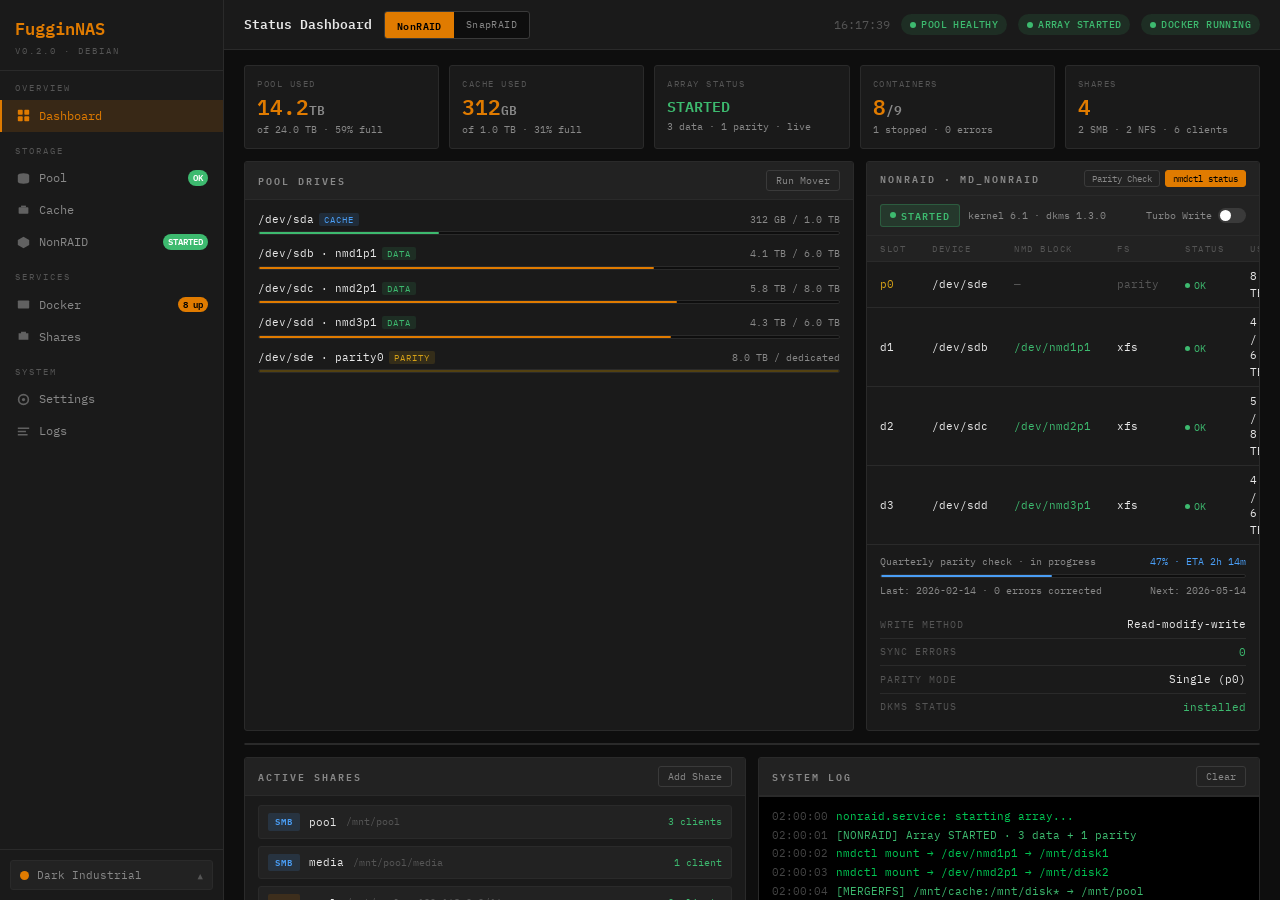
<file: assets/images/01-dashboard.html>
<!DOCTYPE html>
<html lang="en" data-theme="dark-industrial">
<head>
<meta charset="UTF-8">
<meta name="viewport" content="width=device-width, initial-scale=1.0">
<title>FugginNAS — Dashboard</title>
<link href="https://fonts.googleapis.com/css2?family=IBM+Plex+Mono:wght@300;400;500;600&family=Cantarell:wght@400;700&family=Noto+Sans:wght@400;600&family=Ubuntu:wght@400;500&family=Raleway:wght@300;600;700&family=DM+Sans:wght@300;500;700&family=Fira+Code:wght@300;400;500&family=JetBrains+Mono:wght@300;400;600&family=Source+Code+Pro:wght@400;600&display=swap" rel="stylesheet">
<link rel="stylesheet" href="_shared.css">
<style>
.arr-bar{display:flex;align-items:center;gap:8px;padding:8px 13px;border-bottom:1px solid var(--bdr);background:var(--ele)}
.ameta{font-family:var(--fm);font-size:10px;color:var(--ts)}
.cprog{padding:9px 13px;border-top:1px solid var(--bdr);display:flex;flex-direction:column;gap:5px}
.cm{display:flex;justify-content:space-between;font-family:var(--fm);font-size:10px;color:var(--ts)}
.pview{display:none}.pview.on{display:block}
</style>
</head>
<body>

<nav class="sb">
  <div class="sb-logo">
    <div class="sb-name">FugginNAS</div>
    <div class="sb-ver">v0.2.0 &middot; debian</div>
  </div>
  <div class="nav-sec">
    <div class="nav-lbl">Overview</div>
    <div class="nav-item active">
      <svg class="ni" viewBox="0 0 16 16" fill="currentColor"><rect x="1" y="1" width="6" height="6" rx="1"/><rect x="9" y="1" width="6" height="6" rx="1"/><rect x="1" y="9" width="6" height="6" rx="1"/><rect x="9" y="9" width="6" height="6" rx="1"/></svg>
      Dashboard
    </div>
  </div>
  <div class="nav-sec">
    <div class="nav-lbl">Storage</div>
    <div class="nav-item">
      <svg class="ni" viewBox="0 0 16 16" fill="currentColor"><ellipse cx="8" cy="4" rx="7" ry="2.5"/><path d="M1 4v4c0 1.38 3.13 2.5 7 2.5S15 9.38 15 8V4"/><path d="M1 8v4c0 1.38 3.13 2.5 7 2.5S15 13.38 15 12V8"/></svg>
      Pool <span class="nbadge g">OK</span>
    </div>
    <div class="nav-item">
      <svg class="ni" viewBox="0 0 16 16" fill="currentColor"><rect x="2" y="4" width="12" height="8" rx="1"/><path d="M5 4V2h6v2"/></svg>
      Cache
    </div>
    <div class="nav-item">
      <svg class="ni" viewBox="0 0 16 16" fill="currentColor"><path d="M8 1l7 4v6l-7 4-7-4V5l7-4z"/></svg>
      <span id="navLbl">NonRAID</span>
      <span class="nbadge g" id="navBadge">STARTED</span>
    </div>
  </div>
  <div class="nav-sec">
    <div class="nav-lbl">Services</div>
    <div class="nav-item">
      <svg class="ni" viewBox="0 0 16 16" fill="currentColor"><rect x="1" y="3" width="14" height="10" rx="1"/><path d="M4 7h8M4 10h5"/></svg>
      Docker <span class="nbadge a">8 up</span>
    </div>
    <div class="nav-item">
      <svg class="ni" viewBox="0 0 16 16" fill="currentColor"><path d="M2 4h12v8H2zM5 4V2h6v2"/></svg>
      Shares
    </div>
  </div>
  <div class="nav-sec">
    <div class="nav-lbl">System</div>
    <div class="nav-item">
      <svg class="ni" viewBox="0 0 16 16" fill="currentColor"><circle cx="8" cy="8" r="2"/><path d="M8 1a7 7 0 100 14A7 7 0 008 1zm0 2a5 5 0 110 10A5 5 0 018 3z"/></svg>
      Settings
    </div>
    <div class="nav-item">
      <svg class="ni" viewBox="0 0 16 16" fill="currentColor"><path d="M1 3h14v2H1zM1 7h10v2H1zM1 11h12v2H1z"/></svg>
      Logs
    </div>
  </div>
  <div class="sb-foot">
    <div class="tpick">
      <button class="tbtn" onclick="toggleDrop()">
        <div class="tswatch" id="tswatch"></div>
        <span class="tlbl" id="tlbl">dark-industrial</span>
        <span style="opacity:.5;font-size:9px">&#9650;</span>
      </button>
      <div class="tdrop" id="tdrop"></div>
    </div>
  </div>
</nav>

<div class="main">
  <div class="topbar">
    <div class="tl">
      <div class="tb-title">Status Dashboard</div>
      <div class="btog">
        <button class="bbtn on" id="bNR" onclick="setBackend('nonraid')">NonRAID</button>
        <button class="bbtn" id="bSR" onclick="setBackend('snapraid')">SnapRAID</button>
      </div>
    </div>
    <div class="tr">
      <div class="clock" id="clock">--:--:--</div>
      <div class="pill g"><div class="pulse"></div>Pool Healthy</div>
      <div class="pill g" id="parityPill"><div class="pulse"></div><span id="parityPillLbl">Array Started</span></div>
      <div class="pill g"><div class="pulse"></div>Docker Running</div>
    </div>
  </div>

  <div class="content">

    <div class="stats">
      <div class="sc">
        <div class="sl">Pool Used</div>
        <div class="sv">14.2<span style="font-size:13px;color:var(--ts)">TB</span></div>
        <div class="ss">of 24.0 TB &middot; 59% full</div>
      </div>
      <div class="sc">
        <div class="sl">Cache Used</div>
        <div class="sv">312<span style="font-size:13px;color:var(--ts)">GB</span></div>
        <div class="ss">of 1.0 TB &middot; 31% full</div>
      </div>
      <div class="sc" id="scParity">
        <div class="sl" id="scParityLbl">Array Status</div>
        <div class="sv ok" id="scParityVal" style="font-size:15px;padding-top:3px">STARTED</div>
        <div class="ss" id="scParitySub">3 data &middot; 1 parity &middot; live</div>
      </div>
      <div class="sc">
        <div class="sl">Containers</div>
        <div class="sv">8<span style="font-size:13px;color:var(--ts)">/9</span></div>
        <div class="ss">1 stopped &middot; 0 errors</div>
      </div>
      <div class="sc">
        <div class="sl">Shares</div>
        <div class="sv">4</div>
        <div class="ss">2 SMB &middot; 2 NFS &middot; 6 clients</div>
      </div>
    </div>

    <div class="g2">
      <div class="panel">
        <div class="ph">
          <div class="pt">Pool Drives</div>
          <div class="pa"><button class="btn">Run Mover</button></div>
        </div>
        <div class="dl" id="diskList"></div>
      </div>

      <div class="panel">
        <!-- NonRAID view -->
        <div class="pview on" id="vNR">
          <div class="ph">
            <div class="pt">NonRAID &middot; md_nonraid</div>
            <div class="pa">
              <button class="btn sm">Parity Check</button>
              <button class="btn sm ac">nmdctl status</button>
            </div>
          </div>
          <div class="arr-bar">
            <div class="inlinebadge ok"><div class="pulse"></div>STARTED</div>
            <div class="ameta">kernel 6.1 &middot; dkms 1.3.0</div>
            <label class="turbo" style="margin-left:auto">
              Turbo Write
              <div class="twrap">
                <input type="checkbox" id="turboCb" onchange="document.getElementById('wmlbl').textContent=this.checked?'Turbo (reconstruct write)':'Read-modify-write'">
                <div class="ttrack"></div><div class="tthumb"></div>
              </div>
            </label>
          </div>
          <table class="tbl">
            <thead><tr><th>Slot</th><th>Device</th><th>nmd Block</th><th>FS</th><th>Status</th><th>Used</th></tr></thead>
            <tbody>
              <tr><td style="color:var(--warn)">p0</td><td>/dev/sde</td><td style="color:var(--td)">—</td><td style="color:var(--td)">parity</td><td><span class="slot-ok"><span class="sdot"></span>OK</span></td><td>8.0 TB</td></tr>
              <tr><td>d1</td><td>/dev/sdb</td><td style="color:var(--ok)">/dev/nmd1p1</td><td>xfs</td><td><span class="slot-ok"><span class="sdot"></span>OK</span></td><td>4.1 / 6.0 TB</td></tr>
              <tr><td>d2</td><td>/dev/sdc</td><td style="color:var(--ok)">/dev/nmd2p1</td><td>xfs</td><td><span class="slot-ok"><span class="sdot"></span>OK</span></td><td>5.8 / 8.0 TB</td></tr>
              <tr><td>d3</td><td>/dev/sdd</td><td style="color:var(--ok)">/dev/nmd3p1</td><td>xfs</td><td><span class="slot-ok"><span class="sdot"></span>OK</span></td><td>4.3 / 6.0 TB</td></tr>
            </tbody>
          </table>
          <div class="cprog">
            <div class="cm"><span>Quarterly parity check &middot; in progress</span><span style="color:var(--info)">47% &middot; ETA 2h 14m</span></div>
            <div class="ptrack"><div class="pfill anim" style="width:47%"></div></div>
            <div class="cm"><span>Last: 2026-02-14 &middot; 0 errors corrected</span><span>Next: 2026-05-14</span></div>
          </div>
          <div class="pb" style="padding-top:4px">
            <div class="sr"><div class="sk">Write Method</div><div class="sv2" id="wmlbl">Read-modify-write</div></div>
            <div class="sr"><div class="sk">Sync Errors</div><div class="sv2 ok">0</div></div>
            <div class="sr"><div class="sk">Parity Mode</div><div class="sv2">Single (p0)</div></div>
            <div class="sr"><div class="sk">DKMS Status</div><div class="sv2 ok">installed</div></div>
          </div>
        </div>

        <!-- SnapRAID view -->
        <div class="pview" id="vSR">
          <div class="ph">
            <div class="pt">SnapRAID &middot; scheduled parity</div>
            <div class="pa">
              <button class="btn sm">Scrub</button>
              <button class="btn sm ac">Sync Now</button>
            </div>
          </div>
          <div class="pb">
            <div class="sr"><div class="sk">Status</div><div class="sv2 ok">Synced</div></div>
            <div class="sr"><div class="sk">Last Sync</div><div class="sv2">Today 02:00</div></div>
            <div class="sr"><div class="sk">Duration</div><div class="sv2">4m 12s</div></div>
            <div class="sr"><div class="sk">Dirty Files</div><div class="sv2 warn">3</div></div>
            <div class="sr"><div class="sk">Last Scrub</div><div class="sv2">Sun 02:00</div></div>
            <div class="sr"><div class="sk">Scrub Plan</div><div class="sv2">5% weekly</div></div>
            <div class="sr"><div class="sk">Parity Mode</div><div class="sv2">Single</div></div>
            <div class="sr"><div class="sk">Next Sync</div><div class="sv2">Tomorrow 02:00</div></div>
            <div class="sr"><div class="sk">Content Files</div><div class="sv2">3 locations</div></div>
          </div>
        </div>
      </div>
    </div>

    <!-- Docker -->
    <div class="panel">
      <div class="ph">
        <div class="pt">Docker Containers</div>
        <div class="pa"><button class="btn">New Stack</button><button class="btn ac">Deploy</button></div>
      </div>
      <table class="tbl">
        <thead><tr><th>Name</th><th>Image</th><th>Status</th><th>Ports</th><th>CPU</th><th>Mem</th><th>Uptime</th><th>Actions</th></tr></thead>
        <tbody>
          <tr><td>jellyfin</td><td style="color:var(--ts)">jellyfin/jellyfin:latest</td><td><span class="crun"><span class="cdot r"></span>running</span></td><td style="color:var(--td)">8096</td><td>2.1%</td><td>512 MB</td><td>12d 4h</td><td><div class="cacts"><button class="cab">&#9646;</button><button class="cab">&#8635;</button><button class="cab">&#8801;</button></div></td></tr>
          <tr><td>nextcloud</td><td style="color:var(--ts)">nextcloud:28</td><td><span class="crun"><span class="cdot r"></span>running</span></td><td style="color:var(--td)">443</td><td>0.4%</td><td>256 MB</td><td>12d 4h</td><td><div class="cacts"><button class="cab">&#9646;</button><button class="cab">&#8635;</button><button class="cab">&#8801;</button></div></td></tr>
          <tr><td>portainer</td><td style="color:var(--ts)">portainer/portainer-ce</td><td><span class="crun"><span class="cdot r"></span>running</span></td><td style="color:var(--td)">9000</td><td>0.1%</td><td>64 MB</td><td>12d 4h</td><td><div class="cacts"><button class="cab">&#9646;</button><button class="cab">&#8635;</button><button class="cab">&#8801;</button></div></td></tr>
          <tr><td>vaultwarden</td><td style="color:var(--ts)">vaultwarden/server:latest</td><td><span class="crun"><span class="cdot r"></span>running</span></td><td style="color:var(--td)">8080</td><td>0.0%</td><td>32 MB</td><td>12d 4h</td><td><div class="cacts"><button class="cab">&#9646;</button><button class="cab">&#8635;</button><button class="cab">&#8801;</button></div></td></tr>
          <tr><td>uptime-kuma</td><td style="color:var(--ts)">louislam/uptime-kuma:1</td><td><span class="cstp"><span class="cdot s"></span>stopped</span></td><td style="color:var(--td)">3001</td><td>—</td><td>—</td><td>stopped</td><td><div class="cacts"><button class="cab">&#9654;</button><button class="cab">&#8635;</button><button class="cab">&#8801;</button></div></td></tr>
        </tbody>
      </table>
    </div>

    <!-- Shares + Log -->
    <div class="g22">
      <div class="panel">
        <div class="ph">
          <div class="pt">Active Shares</div>
          <div class="pa"><button class="btn">Add Share</button></div>
        </div>
        <div class="shl">
          <div class="shi"><div class="shp smb">SMB</div><div class="shn">pool</div><div class="shpa">/mnt/pool</div><div class="shc" style="color:var(--ok)">3 clients</div></div>
          <div class="shi"><div class="shp smb">SMB</div><div class="shn">media</div><div class="shpa">/mnt/pool/media</div><div class="shc" style="color:var(--ok)">1 client</div></div>
          <div class="shi"><div class="shp nfs">NFS</div><div class="shn">pool</div><div class="shpa">/mnt/pool &middot; 192.168.0.0/16</div><div class="shc" style="color:var(--ok)">2 clients</div></div>
          <div class="shi"><div class="shp nfs">NFS</div><div class="shn">docker</div><div class="shpa">/mnt/pool/docker</div><div class="shc" style="color:var(--td)">0 clients</div></div>
        </div>
      </div>
      <div class="panel">
        <div class="ph"><div class="pt">System Log</div><div class="pa"><button class="btn">Clear</button></div></div>
        <div class="term tall" id="termLog"></div>
      </div>
    </div>

  </div>
</div>

<script>
setInterval(()=>{document.getElementById('clock').textContent=new Date().toLocaleTimeString('en-US',{hour12:false})},1000);

const disks={
  nonraid:[
    {dev:'/dev/sda',label:'cache',tag:'cache',u:'312 GB',t:'1.0 TB',p:31,c:'low'},
    {dev:'/dev/sdb · nmd1p1',label:'data',tag:'nmd',u:'4.1 TB',t:'6.0 TB',p:68,c:'mid'},
    {dev:'/dev/sdc · nmd2p1',label:'data',tag:'nmd',u:'5.8 TB',t:'8.0 TB',p:72,c:'mid'},
    {dev:'/dev/sdd · nmd3p1',label:'data',tag:'nmd',u:'4.3 TB',t:'6.0 TB',p:71,c:'mid'},
    {dev:'/dev/sde · parity0',label:'parity',tag:'parity',u:'8.0 TB',t:'dedicated',p:100,c:'par'},
  ],
  snapraid:[
    {dev:'/dev/sda',label:'cache',tag:'cache',u:'312 GB',t:'1.0 TB',p:31,c:'low'},
    {dev:'/dev/sdb · disk1',label:'data',tag:'data',u:'4.1 TB',t:'6.0 TB',p:68,c:'mid'},
    {dev:'/dev/sdc · disk2',label:'data',tag:'data',u:'5.8 TB',t:'8.0 TB',p:72,c:'mid'},
    {dev:'/dev/sdd · disk3',label:'data',tag:'data',u:'4.3 TB',t:'6.0 TB',p:71,c:'mid'},
    {dev:'/dev/sde · parity1',label:'parity',tag:'parity',u:'8.0 TB',t:'dedicated',p:100,c:'par'},
  ]
};
function renderDisks(b){
  document.getElementById('diskList').innerHTML=disks[b].map(d=>`
    <div class="di">
      <div class="dm"><div><span class="dn">${d.dev}</span><span class="dtag ${d.tag}">${d.label}</span></div><div class="dz">${d.u} / ${d.t}</div></div>
      <div class="bt"><div class="bf ${d.c}" style="width:${d.p}%"></div></div>
    </div>`).join('');
}

const logs={
  nonraid:[
    ['02:00:00','','nonraid.service: starting array...'],
    ['02:00:01','tok','[NONRAID] Array STARTED · 3 data + 1 parity'],
    ['02:00:02','','  nmdctl mount → /dev/nmd1p1 → /mnt/disk1'],
    ['02:00:03','','  nmdctl mount → /dev/nmd2p1 → /mnt/disk2'],
    ['02:00:04','tok','[MERGERFS] /mnt/cache:/mnt/disk* → /mnt/pool'],
    ['03:00:00','tok','[MOVER] Cache 31% — threshold not met, skipping.'],
    ['06:12:00','','[NONRAID] Quarterly parity check started'],
    ['08:14:32','','  Check: 47% · 0 errors · ETA 2h 14m'],
    ['08:42:18','tok','[INFO] FugginNAS started on :7070'],
    ['08:42:19','','$ '],
  ],
  snapraid:[
    ['02:00:01','tok','[SYNC] Starting snapraid sync...'],
    ['02:00:04','','  Scanning disk1... 142,831 files'],
    ['02:00:09','','  Scanning disk2... 198,443 files'],
    ['02:00:15','twrn','[WARN] 3 new files detected (unprotected)'],
    ['02:04:13','tok','[SYNC] Completed in 4m 12s. Everything OK.'],
    ['03:00:00','tok','[MOVER] Cache 31% — threshold not met, skipping.'],
    ['08:42:18','tok','[INFO] FugginNAS started on :7070'],
    ['08:42:19','','$ '],
  ]
};
function renderLog(b){
  const el=document.getElementById('termLog');
  el.innerHTML=logs[b].map((l,i)=>`<div class="tline"><span class="tts">${l[0]}</span><span class="${l[1]}">${l[2]}${i===logs[b].length-1?'<span class="tcur"></span>':''}</span></div>`).join('');
  el.scrollTop=el.scrollHeight;
}

function setBackend(b){
  document.getElementById('bNR').classList.toggle('on',b==='nonraid');
  document.getElementById('bSR').classList.toggle('on',b==='snapraid');
  document.getElementById('vNR').classList.toggle('on',b==='nonraid');
  document.getElementById('vSR').classList.toggle('on',b==='snapraid');
  renderDisks(b);renderLog(b);
  if(b==='nonraid'){
    document.getElementById('navLbl').textContent='NonRAID';
    document.getElementById('navBadge').textContent='STARTED';document.getElementById('navBadge').className='nbadge g';
    document.getElementById('parityPillLbl').textContent='Array Started';document.getElementById('parityPill').className='pill g';
    document.getElementById('scParityLbl').textContent='Array Status';
    document.getElementById('scParityVal').textContent='STARTED';document.getElementById('scParityVal').className='sv ok';
    document.getElementById('scParityVal').style.cssText='font-size:15px;padding-top:3px';
    document.getElementById('scParitySub').textContent='3 data · 1 parity · live';
  } else {
    document.getElementById('navLbl').textContent='SnapRAID';
    document.getElementById('navBadge').textContent='3 dirty';document.getElementById('navBadge').className='nbadge w';
    document.getElementById('parityPillLbl').textContent='SnapRAID Synced';document.getElementById('parityPill').className='pill g';
    document.getElementById('scParityLbl').textContent='Last Sync';
    document.getElementById('scParityVal').textContent='02:00';document.getElementById('scParityVal').className='sv ok';
    document.getElementById('scParityVal').style.cssText='font-size:21px';
    document.getElementById('scParitySub').textContent='✓ completed · 3 dirty files';
  }
}

const themes=[
  {id:'dark-industrial',label:'Dark Industrial',dot:'#e07b00',de:'custom'},
  {id:'gnome-dark',label:'GNOME Dark',dot:'#3584e4',de:'GNOME'},
  {id:'gnome-light',label:'GNOME Light',dot:'#3584e4',de:'GNOME'},
  {id:'kde-dark',label:'Breeze Dark',dot:'#1d99f3',de:'KDE'},
  {id:'kde-light',label:'Breeze Light',dot:'#1d99f3',de:'KDE'},
  {id:'xfce',label:'XFCE Nord',dot:'#5e81ac',de:'XFCE'},
  {id:'mate',label:'MATE Menta',dot:'#87a556',de:'MATE'},
  {id:'budgie',label:'Budgie',dot:'#00bcd4',de:'Budgie'},
  {id:'deepin',label:'Deepin',dot:'#0050ef',de:'Deepin'},
  {id:'sway',label:'Sway / i3',dot:'#00c853',de:'Sway'},
];
let cur=localStorage.getItem('fn-theme')||'dark-industrial';
function buildDrop(){
  document.getElementById('tdrop').innerHTML=themes.map(t=>`
    <div class="topt ${t.id===cur?'sel':''}" onclick="applyTheme('${t.id}')">
      <div class="tdot" style="background:${t.dot}"></div>
      <span>${t.label}</span>
      <span style="margin-left:auto;font-size:9px;opacity:.4">${t.de}</span>
    </div>`).join('');
}
function applyTheme(id){
  cur=id;document.documentElement.setAttribute('data-theme',id);localStorage.setItem('fn-theme',id);
  const t=themes.find(x=>x.id===id);
  document.getElementById('tlbl').textContent=t.label;
  document.getElementById('tswatch').style.background=t.dot;
  buildDrop();closeDrop();
}
function toggleDrop(){document.getElementById('tdrop').classList.toggle('open')}
function closeDrop(){document.getElementById('tdrop').classList.remove('open')}
document.addEventListener('click',e=>{if(!e.target.closest('.tpick'))closeDrop()});
buildDrop();applyTheme(cur);setBackend('nonraid');
</script>
</body>
</html>
</file>
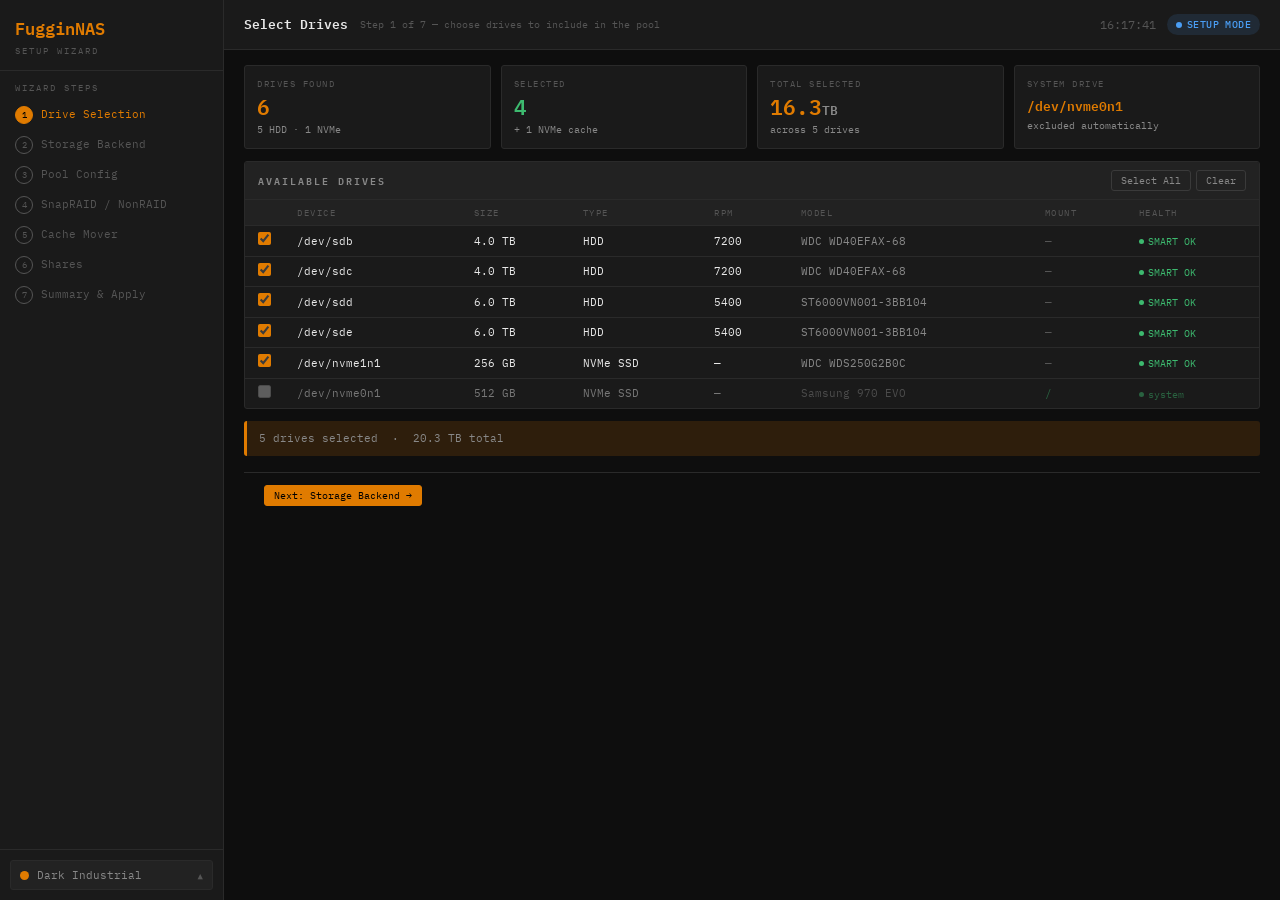
<file: assets/images/02-drive-select.html>
<!DOCTYPE html>
<html lang="en" data-theme="dark-industrial">
<head>
<meta charset="UTF-8"><meta name="viewport" content="width=device-width, initial-scale=1.0">
<title>FugginNAS — Drive Selection</title>
<link href="https://fonts.googleapis.com/css2?family=IBM+Plex+Mono:wght@300;400;500;600&family=Cantarell:wght@400;700&family=Noto+Sans:wght@400;600&family=Ubuntu:wght@400;500&family=Raleway:wght@300;600;700&family=DM+Sans:wght@300;500;700&family=Fira+Code:wght@300;400;500&family=JetBrains+Mono:wght@300;400;600&family=Source+Code+Pro:wght@400;600&display=swap" rel="stylesheet">
<link rel="stylesheet" href="_shared.css">
</head>
<body>

<nav class="sb">
  <div class="sb-logo"><div class="sb-name">FugginNAS</div><div class="sb-ver">setup wizard</div></div>
  <div class="nav-sec">
    <div class="nav-lbl">Wizard Steps</div>
    <div class="step-item active"><div class="step-num">1</div>Drive Selection</div>
    <div class="step-item"><div class="step-num">2</div>Storage Backend</div>
    <div class="step-item"><div class="step-num">3</div>Pool Config</div>
    <div class="step-item"><div class="step-num">4</div>SnapRAID / NonRAID</div>
    <div class="step-item"><div class="step-num">5</div>Cache Mover</div>
    <div class="step-item"><div class="step-num">6</div>Shares</div>
    <div class="step-item"><div class="step-num">7</div>Summary &amp; Apply</div>
  </div>
  <div class="sb-foot">
    <div class="tpick">
      <button class="tbtn" onclick="toggleDrop()"><div class="tswatch" id="tswatch"></div><span class="tlbl" id="tlbl">dark-industrial</span><span style="opacity:.5;font-size:9px">&#9650;</span></button>
      <div class="tdrop" id="tdrop"></div>
    </div>
  </div>
</nav>

<div class="main">
  <div class="topbar">
    <div class="tl">
      <div class="tb-title">Select Drives</div>
      <div class="tb-sub">Step 1 of 7 &mdash; choose drives to include in the pool</div>
    </div>
    <div class="tr">
      <div class="clock" id="clock">--:--:--</div>
      <div class="pill i"><div class="pulse"></div>Setup Mode</div>
    </div>
  </div>

  <div class="content">

    <div class="stats s4">
      <div class="sc"><div class="sl">Drives Found</div><div class="sv">6</div><div class="ss">5 HDD &middot; 1 NVMe</div></div>
      <div class="sc"><div class="sl">Selected</div><div class="sv ok">4</div><div class="ss">+ 1 NVMe cache</div></div>
      <div class="sc"><div class="sl">Total Selected</div><div class="sv">16.3<span style="font-size:13px;color:var(--ts)">TB</span></div><div class="ss">across 5 drives</div></div>
      <div class="sc"><div class="sl">System Drive</div><div class="sv" style="font-size:13px;padding-top:4px">/dev/nvme0n1</div><div class="ss">excluded automatically</div></div>
    </div>

    <div class="panel">
      <div class="ph">
        <div class="pt">Available Drives</div>
        <div class="pa">
          <button class="btn" onclick="selAll(true)">Select All</button>
          <button class="btn" onclick="selAll(false)">Clear</button>
        </div>
      </div>
      <table class="tbl" id="driveTable">
        <thead>
          <tr><th style="width:36px"></th><th>Device</th><th>Size</th><th>Type</th><th>RPM</th><th>Model</th><th>Mount</th><th>Health</th></tr>
        </thead>
        <tbody>
          <tr>
            <td><input type="checkbox" checked onchange="updateCount()" style="accent-color:var(--ac)"></td>
            <td>/dev/sdb</td><td>4.0 TB</td><td>HDD</td><td>7200</td><td style="color:var(--ts)">WDC WD40EFAX-68</td><td style="color:var(--td)">—</td>
            <td><span class="slot-ok"><span class="sdot"></span>SMART OK</span></td>
          </tr>
          <tr>
            <td><input type="checkbox" checked onchange="updateCount()" style="accent-color:var(--ac)"></td>
            <td>/dev/sdc</td><td>4.0 TB</td><td>HDD</td><td>7200</td><td style="color:var(--ts)">WDC WD40EFAX-68</td><td style="color:var(--td)">—</td>
            <td><span class="slot-ok"><span class="sdot"></span>SMART OK</span></td>
          </tr>
          <tr>
            <td><input type="checkbox" checked onchange="updateCount()" style="accent-color:var(--ac)"></td>
            <td>/dev/sdd</td><td>6.0 TB</td><td>HDD</td><td>5400</td><td style="color:var(--ts)">ST6000VN001-3BB104</td><td style="color:var(--td)">—</td>
            <td><span class="slot-ok"><span class="sdot"></span>SMART OK</span></td>
          </tr>
          <tr>
            <td><input type="checkbox" checked onchange="updateCount()" style="accent-color:var(--ac)"></td>
            <td>/dev/sde</td><td>6.0 TB</td><td>HDD</td><td>5400</td><td style="color:var(--ts)">ST6000VN001-3BB104</td><td style="color:var(--td)">—</td>
            <td><span class="slot-ok"><span class="sdot"></span>SMART OK</span></td>
          </tr>
          <tr>
            <td><input type="checkbox" checked onchange="updateCount()" style="accent-color:var(--ac)"></td>
            <td>/dev/nvme1n1</td><td>256 GB</td><td>NVMe SSD</td><td>—</td><td style="color:var(--ts)">WDC WDS250G2B0C</td><td style="color:var(--td)">—</td>
            <td><span class="slot-ok"><span class="sdot"></span>SMART OK</span></td>
          </tr>
          <tr style="opacity:.45">
            <td><input type="checkbox" disabled style="accent-color:var(--ac)"></td>
            <td>/dev/nvme0n1</td><td>512 GB</td><td>NVMe SSD</td><td>—</td><td style="color:var(--ts)">Samsung 970 EVO</td><td style="color:var(--ok)">/</td>
            <td><span class="slot-ok"><span class="sdot"></span>system</span></td>
          </tr>
        </tbody>
      </table>
    </div>

    <div class="notice" id="selNotice">5 drives selected &nbsp;·&nbsp; 20.3 TB total</div>

    <div class="wz-actions">
      <button class="btn ac">Next: Storage Backend →</button>
    </div>
  </div>
</div>

<script>
setInterval(()=>{document.getElementById('clock').textContent=new Date().toLocaleTimeString('en-US',{hour12:false})},1000);
function updateCount(){
  const boxes=document.querySelectorAll('#driveTable input[type=checkbox]:not(:disabled)');
  const n=[...boxes].filter(b=>b.checked).length;
  document.getElementById('selNotice').textContent=`${n} drive${n!==1?'s':''} selected`;
}
function selAll(v){document.querySelectorAll('#driveTable input[type=checkbox]:not(:disabled)').forEach(b=>b.checked=v);updateCount();}
const themes=[{id:'dark-industrial',label:'Dark Industrial',dot:'#e07b00',de:'custom'},{id:'gnome-dark',label:'GNOME Dark',dot:'#3584e4',de:'GNOME'},{id:'gnome-light',label:'GNOME Light',dot:'#3584e4',de:'GNOME'},{id:'kde-dark',label:'Breeze Dark',dot:'#1d99f3',de:'KDE'},{id:'kde-light',label:'Breeze Light',dot:'#1d99f3',de:'KDE'},{id:'xfce',label:'XFCE Nord',dot:'#5e81ac',de:'XFCE'},{id:'mate',label:'MATE Menta',dot:'#87a556',de:'MATE'},{id:'budgie',label:'Budgie',dot:'#00bcd4',de:'Budgie'},{id:'deepin',label:'Deepin',dot:'#0050ef',de:'Deepin'},{id:'sway',label:'Sway / i3',dot:'#00c853',de:'Sway'}];
let cur=localStorage.getItem('fn-theme')||'dark-industrial';
function buildDrop(){document.getElementById('tdrop').innerHTML=themes.map(t=>`<div class="topt ${t.id===cur?'sel':''}" onclick="applyTheme('${t.id}')"><div class="tdot" style="background:${t.dot}"></div><span>${t.label}</span><span style="margin-left:auto;font-size:9px;opacity:.4">${t.de}</span></div>`).join('');}
function applyTheme(id){cur=id;document.documentElement.setAttribute('data-theme',id);localStorage.setItem('fn-theme',id);const t=themes.find(x=>x.id===id);document.getElementById('tlbl').textContent=t.label;document.getElementById('tswatch').style.background=t.dot;buildDrop();closeDrop();}
function toggleDrop(){document.getElementById('tdrop').classList.toggle('open')}
function closeDrop(){document.getElementById('tdrop').classList.remove('open')}
document.addEventListener('click',e=>{if(!e.target.closest('.tpick'))closeDrop()});
buildDrop();applyTheme(cur);
</script>
</body>
</html>
</file>
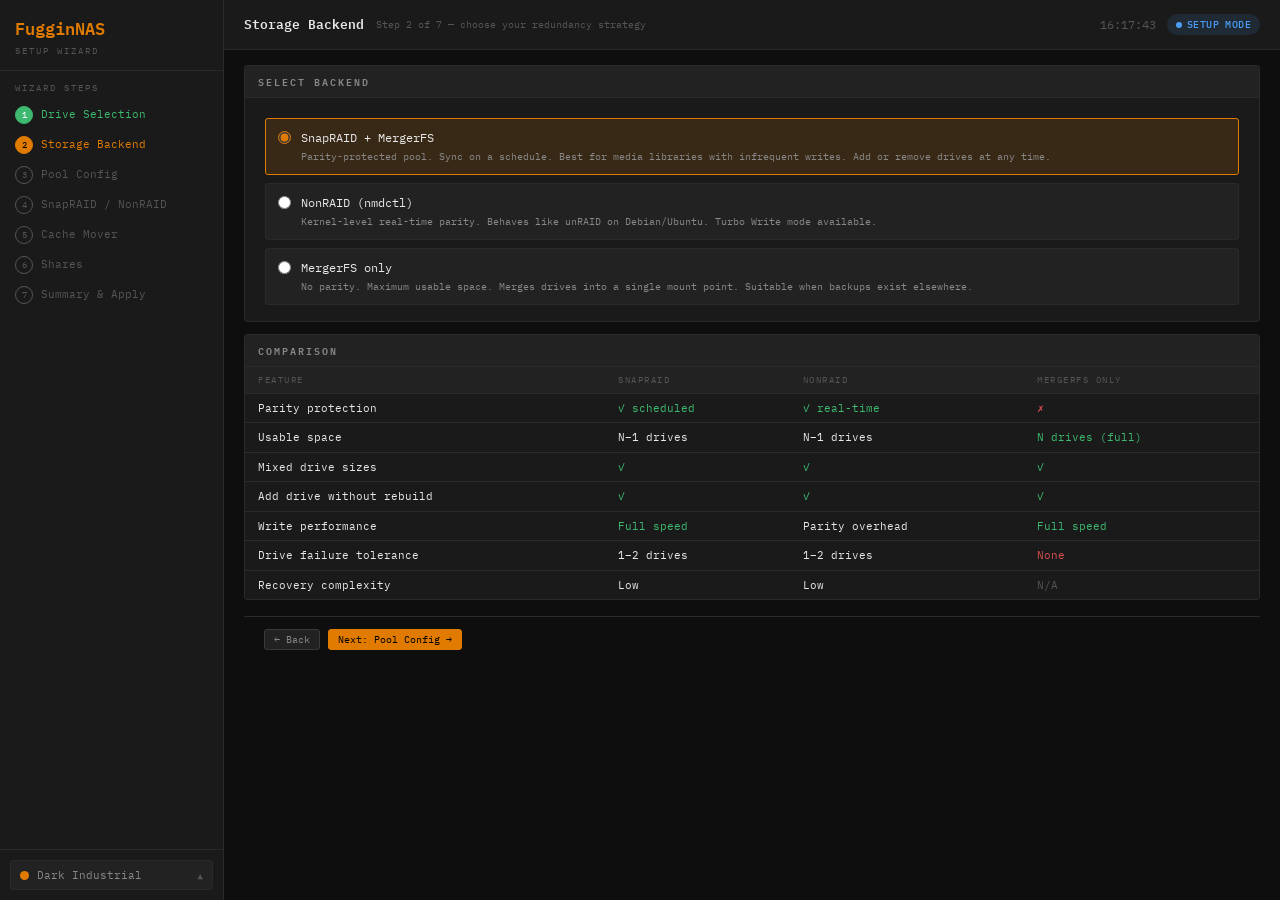
<file: assets/images/03-backend-select.html>
<!DOCTYPE html>
<html lang="en" data-theme="dark-industrial">
<head>
<meta charset="UTF-8"><meta name="viewport" content="width=device-width, initial-scale=1.0">
<title>FugginNAS — Backend Selection</title>
<link href="https://fonts.googleapis.com/css2?family=IBM+Plex+Mono:wght@300;400;500;600&family=Cantarell:wght@400;700&family=Noto+Sans:wght@400;600&family=Ubuntu:wght@400;500&family=Raleway:wght@300;600;700&family=DM+Sans:wght@300;500;700&family=Fira+Code:wght@300;400;500&family=JetBrains+Mono:wght@300;400;600&family=Source+Code+Pro:wght@400;600&display=swap" rel="stylesheet">
<link rel="stylesheet" href="_shared.css">
</head>
<body>

<nav class="sb">
  <div class="sb-logo"><div class="sb-name">FugginNAS</div><div class="sb-ver">setup wizard</div></div>
  <div class="nav-sec">
    <div class="nav-lbl">Wizard Steps</div>
    <div class="step-item done"><div class="step-num">1</div>Drive Selection</div>
    <div class="step-item active"><div class="step-num">2</div>Storage Backend</div>
    <div class="step-item"><div class="step-num">3</div>Pool Config</div>
    <div class="step-item"><div class="step-num">4</div>SnapRAID / NonRAID</div>
    <div class="step-item"><div class="step-num">5</div>Cache Mover</div>
    <div class="step-item"><div class="step-num">6</div>Shares</div>
    <div class="step-item"><div class="step-num">7</div>Summary &amp; Apply</div>
  </div>
  <div class="sb-foot">
    <div class="tpick"><button class="tbtn" onclick="toggleDrop()"><div class="tswatch" id="tswatch"></div><span class="tlbl" id="tlbl">dark-industrial</span><span style="opacity:.5;font-size:9px">&#9650;</span></button><div class="tdrop" id="tdrop"></div></div>
  </div>
</nav>

<div class="main">
  <div class="topbar">
    <div class="tl">
      <div class="tb-title">Storage Backend</div>
      <div class="tb-sub">Step 2 of 7 &mdash; choose your redundancy strategy</div>
    </div>
    <div class="tr"><div class="clock" id="clock">--:--:--</div><div class="pill i"><div class="pulse"></div>Setup Mode</div></div>
  </div>

  <div class="content">

    <div class="panel">
      <div class="ph"><div class="pt">Select Backend</div></div>
      <div class="wz-body">
        <div class="fopt">
          <label class="foptitem sel" onclick="setSel(this,'snapraid')">
            <input type="radio" name="be" value="snapraid" checked>
            <div>
              <div class="foptname">SnapRAID + MergerFS</div>
              <div class="foptsub">Parity-protected pool. Sync on a schedule. Best for media libraries with infrequent writes. Add or remove drives at any time.</div>
            </div>
          </label>
          <label class="foptitem" onclick="setSel(this,'nonraid')">
            <input type="radio" name="be" value="nonraid">
            <div>
              <div class="foptname">NonRAID (nmdctl)</div>
              <div class="foptsub">Kernel-level real-time parity. Behaves like unRAID on Debian/Ubuntu. Turbo Write mode available.</div>
            </div>
          </label>
          <label class="foptitem" onclick="setSel(this,'mergerfs')">
            <input type="radio" name="be" value="mergerfs">
            <div>
              <div class="foptname">MergerFS only</div>
              <div class="foptsub">No parity. Maximum usable space. Merges drives into a single mount point. Suitable when backups exist elsewhere.</div>
            </div>
          </label>
        </div>
      </div>
    </div>

    <div class="panel">
      <div class="ph"><div class="pt">Comparison</div></div>
      <table class="tbl">
        <thead><tr><th>Feature</th><th>SnapRAID</th><th>NonRAID</th><th>MergerFS only</th></tr></thead>
        <tbody>
          <tr><td>Parity protection</td><td style="color:var(--ok)">✓ scheduled</td><td style="color:var(--ok)">✓ real-time</td><td style="color:var(--err)">✗</td></tr>
          <tr><td>Usable space</td><td>N−1 drives</td><td>N−1 drives</td><td style="color:var(--ok)">N drives (full)</td></tr>
          <tr><td>Mixed drive sizes</td><td style="color:var(--ok)">✓</td><td style="color:var(--ok)">✓</td><td style="color:var(--ok)">✓</td></tr>
          <tr><td>Add drive without rebuild</td><td style="color:var(--ok)">✓</td><td style="color:var(--ok)">✓</td><td style="color:var(--ok)">✓</td></tr>
          <tr><td>Write performance</td><td style="color:var(--ok)">Full speed</td><td>Parity overhead</td><td style="color:var(--ok)">Full speed</td></tr>
          <tr><td>Drive failure tolerance</td><td>1–2 drives</td><td>1–2 drives</td><td style="color:var(--err)">None</td></tr>
          <tr><td>Recovery complexity</td><td>Low</td><td>Low</td><td style="color:var(--td)">N/A</td></tr>
        </tbody>
      </table>
    </div>

    <div class="wz-actions">
      <button class="btn">← Back</button>
      <button class="btn ac">Next: Pool Config →</button>
    </div>
  </div>
</div>

<script>
setInterval(()=>{document.getElementById('clock').textContent=new Date().toLocaleTimeString('en-US',{hour12:false})},1000);
function setSel(lbl){document.querySelectorAll('.foptitem').forEach(x=>x.classList.remove('sel'));lbl.classList.add('sel');}
const themes=[{id:'dark-industrial',label:'Dark Industrial',dot:'#e07b00',de:'custom'},{id:'gnome-dark',label:'GNOME Dark',dot:'#3584e4',de:'GNOME'},{id:'gnome-light',label:'GNOME Light',dot:'#3584e4',de:'GNOME'},{id:'kde-dark',label:'Breeze Dark',dot:'#1d99f3',de:'KDE'},{id:'kde-light',label:'Breeze Light',dot:'#1d99f3',de:'KDE'},{id:'xfce',label:'XFCE Nord',dot:'#5e81ac',de:'XFCE'},{id:'mate',label:'MATE Menta',dot:'#87a556',de:'MATE'},{id:'budgie',label:'Budgie',dot:'#00bcd4',de:'Budgie'},{id:'deepin',label:'Deepin',dot:'#0050ef',de:'Deepin'},{id:'sway',label:'Sway / i3',dot:'#00c853',de:'Sway'}];
let cur=localStorage.getItem('fn-theme')||'dark-industrial';
function buildDrop(){document.getElementById('tdrop').innerHTML=themes.map(t=>`<div class="topt ${t.id===cur?'sel':''}" onclick="applyTheme('${t.id}')"><div class="tdot" style="background:${t.dot}"></div><span>${t.label}</span><span style="margin-left:auto;font-size:9px;opacity:.4">${t.de}</span></div>`).join('');}
function applyTheme(id){cur=id;document.documentElement.setAttribute('data-theme',id);localStorage.setItem('fn-theme',id);const t=themes.find(x=>x.id===id);document.getElementById('tlbl').textContent=t.label;document.getElementById('tswatch').style.background=t.dot;buildDrop();closeDrop();}
function toggleDrop(){document.getElementById('tdrop').classList.toggle('open')}
function closeDrop(){document.getElementById('tdrop').classList.remove('open')}
document.addEventListener('click',e=>{if(!e.target.closest('.tpick'))closeDrop()});
buildDrop();applyTheme(cur);
</script>
</body>
</html>
</file>
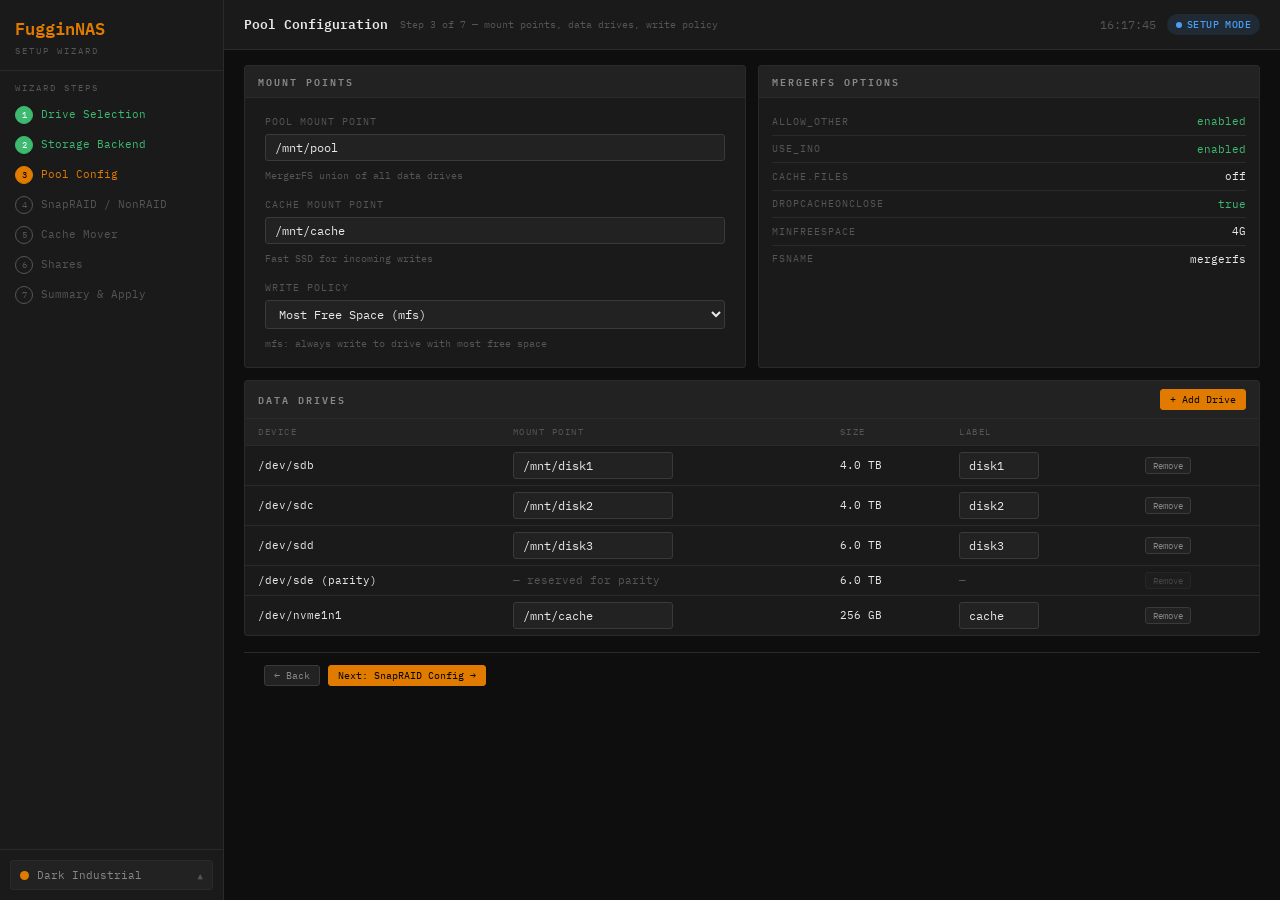
<file: assets/images/04-pool-config.html>
<!DOCTYPE html>
<html lang="en" data-theme="dark-industrial">
<head>
<meta charset="UTF-8"><meta name="viewport" content="width=device-width, initial-scale=1.0">
<title>FugginNAS — Pool Config</title>
<link href="https://fonts.googleapis.com/css2?family=IBM+Plex+Mono:wght@300;400;500;600&family=Cantarell:wght@400;700&family=Noto+Sans:wght@400;600&family=Ubuntu:wght@400;500&family=Raleway:wght@300;600;700&family=DM+Sans:wght@300;500;700&family=Fira+Code:wght@300;400;500&family=JetBrains+Mono:wght@300;400;600&family=Source+Code+Pro:wght@400;600&display=swap" rel="stylesheet">
<link rel="stylesheet" href="_shared.css">
</head>
<body>

<nav class="sb">
  <div class="sb-logo"><div class="sb-name">FugginNAS</div><div class="sb-ver">setup wizard</div></div>
  <div class="nav-sec">
    <div class="nav-lbl">Wizard Steps</div>
    <div class="step-item done"><div class="step-num">1</div>Drive Selection</div>
    <div class="step-item done"><div class="step-num">2</div>Storage Backend</div>
    <div class="step-item active"><div class="step-num">3</div>Pool Config</div>
    <div class="step-item"><div class="step-num">4</div>SnapRAID / NonRAID</div>
    <div class="step-item"><div class="step-num">5</div>Cache Mover</div>
    <div class="step-item"><div class="step-num">6</div>Shares</div>
    <div class="step-item"><div class="step-num">7</div>Summary &amp; Apply</div>
  </div>
  <div class="sb-foot">
    <div class="tpick"><button class="tbtn" onclick="toggleDrop()"><div class="tswatch" id="tswatch"></div><span class="tlbl" id="tlbl">dark-industrial</span><span style="opacity:.5;font-size:9px">&#9650;</span></button><div class="tdrop" id="tdrop"></div></div>
  </div>
</nav>

<div class="main">
  <div class="topbar">
    <div class="tl">
      <div class="tb-title">Pool Configuration</div>
      <div class="tb-sub">Step 3 of 7 &mdash; mount points, data drives, write policy</div>
    </div>
    <div class="tr"><div class="clock" id="clock">--:--:--</div><div class="pill i"><div class="pulse"></div>Setup Mode</div></div>
  </div>

  <div class="content">

    <div class="g22">
      <div class="panel">
        <div class="ph"><div class="pt">Mount Points</div></div>
        <div class="wz-body">
          <div class="fld">
            <div class="flbl">Pool mount point</div>
            <input type="text" value="/mnt/pool">
            <div class="fhint">MergerFS union of all data drives</div>
          </div>
          <div class="fld">
            <div class="flbl">Cache mount point</div>
            <input type="text" value="/mnt/cache">
            <div class="fhint">Fast SSD for incoming writes</div>
          </div>
          <div class="fld">
            <div class="flbl">Write policy</div>
            <select>
              <option value="mfs" selected>Most Free Space (mfs)</option>
              <option value="lus">Least Used Space (lus)</option>
              <option value="ff">First Found (ff)</option>
              <option value="eplfs">Existing Path, Least Free Space</option>
            </select>
            <div class="fhint">mfs: always write to drive with most free space</div>
          </div>
        </div>
      </div>

      <div class="panel">
        <div class="ph"><div class="pt">MergerFS Options</div></div>
        <div class="pb">
          <div class="sr"><div class="sk">allow_other</div><div class="sv2 ok">enabled</div></div>
          <div class="sr"><div class="sk">use_ino</div><div class="sv2 ok">enabled</div></div>
          <div class="sr"><div class="sk">cache.files</div><div class="sv2">off</div></div>
          <div class="sr"><div class="sk">dropcacheonclose</div><div class="sv2 ok">true</div></div>
          <div class="sr"><div class="sk">minfreespace</div><div class="sv2">4G</div></div>
          <div class="sr"><div class="sk">fsname</div><div class="sv2">mergerfs</div></div>
        </div>
      </div>
    </div>

    <div class="panel">
      <div class="ph">
        <div class="pt">Data Drives</div>
        <div class="pa"><button class="btn ac">+ Add Drive</button></div>
      </div>
      <table class="tbl">
        <thead><tr><th>Device</th><th>Mount point</th><th>Size</th><th>Label</th><th></th></tr></thead>
        <tbody>
          <tr>
            <td>/dev/sdb</td>
            <td><input type="text" value="/mnt/disk1" style="width:160px"></td>
            <td>4.0 TB</td>
            <td><input type="text" value="disk1" style="width:80px"></td>
            <td><button class="btn sm">Remove</button></td>
          </tr>
          <tr>
            <td>/dev/sdc</td>
            <td><input type="text" value="/mnt/disk2" style="width:160px"></td>
            <td>4.0 TB</td>
            <td><input type="text" value="disk2" style="width:80px"></td>
            <td><button class="btn sm">Remove</button></td>
          </tr>
          <tr>
            <td>/dev/sdd</td>
            <td><input type="text" value="/mnt/disk3" style="width:160px"></td>
            <td>6.0 TB</td>
            <td><input type="text" value="disk3" style="width:80px"></td>
            <td><button class="btn sm">Remove</button></td>
          </tr>
          <tr>
            <td>/dev/sde (parity)</td>
            <td style="color:var(--td)">— reserved for parity</td>
            <td>6.0 TB</td>
            <td style="color:var(--td)">—</td>
            <td><button class="btn sm dis" disabled>Remove</button></td>
          </tr>
          <tr>
            <td>/dev/nvme1n1</td>
            <td><input type="text" value="/mnt/cache" style="width:160px"></td>
            <td>256 GB</td>
            <td><input type="text" value="cache" style="width:80px"></td>
            <td><button class="btn sm">Remove</button></td>
          </tr>
        </tbody>
      </table>
    </div>

    <div class="wz-actions">
      <button class="btn">← Back</button>
      <button class="btn ac">Next: SnapRAID Config →</button>
    </div>
  </div>
</div>

<script>
setInterval(()=>{document.getElementById('clock').textContent=new Date().toLocaleTimeString('en-US',{hour12:false})},1000);
const themes=[{id:'dark-industrial',label:'Dark Industrial',dot:'#e07b00',de:'custom'},{id:'gnome-dark',label:'GNOME Dark',dot:'#3584e4',de:'GNOME'},{id:'gnome-light',label:'GNOME Light',dot:'#3584e4',de:'GNOME'},{id:'kde-dark',label:'Breeze Dark',dot:'#1d99f3',de:'KDE'},{id:'kde-light',label:'Breeze Light',dot:'#1d99f3',de:'KDE'},{id:'xfce',label:'XFCE Nord',dot:'#5e81ac',de:'XFCE'},{id:'mate',label:'MATE Menta',dot:'#87a556',de:'MATE'},{id:'budgie',label:'Budgie',dot:'#00bcd4',de:'Budgie'},{id:'deepin',label:'Deepin',dot:'#0050ef',de:'Deepin'},{id:'sway',label:'Sway / i3',dot:'#00c853',de:'Sway'}];
let cur=localStorage.getItem('fn-theme')||'dark-industrial';
function buildDrop(){document.getElementById('tdrop').innerHTML=themes.map(t=>`<div class="topt ${t.id===cur?'sel':''}" onclick="applyTheme('${t.id}')"><div class="tdot" style="background:${t.dot}"></div><span>${t.label}</span><span style="margin-left:auto;font-size:9px;opacity:.4">${t.de}</span></div>`).join('');}
function applyTheme(id){cur=id;document.documentElement.setAttribute('data-theme',id);localStorage.setItem('fn-theme',id);const t=themes.find(x=>x.id===id);document.getElementById('tlbl').textContent=t.label;document.getElementById('tswatch').style.background=t.dot;buildDrop();closeDrop();}
function toggleDrop(){document.getElementById('tdrop').classList.toggle('open')}
function closeDrop(){document.getElementById('tdrop').classList.remove('open')}
document.addEventListener('click',e=>{if(!e.target.closest('.tpick'))closeDrop()});
buildDrop();applyTheme(cur);
</script>
</body>
</html>
</file>
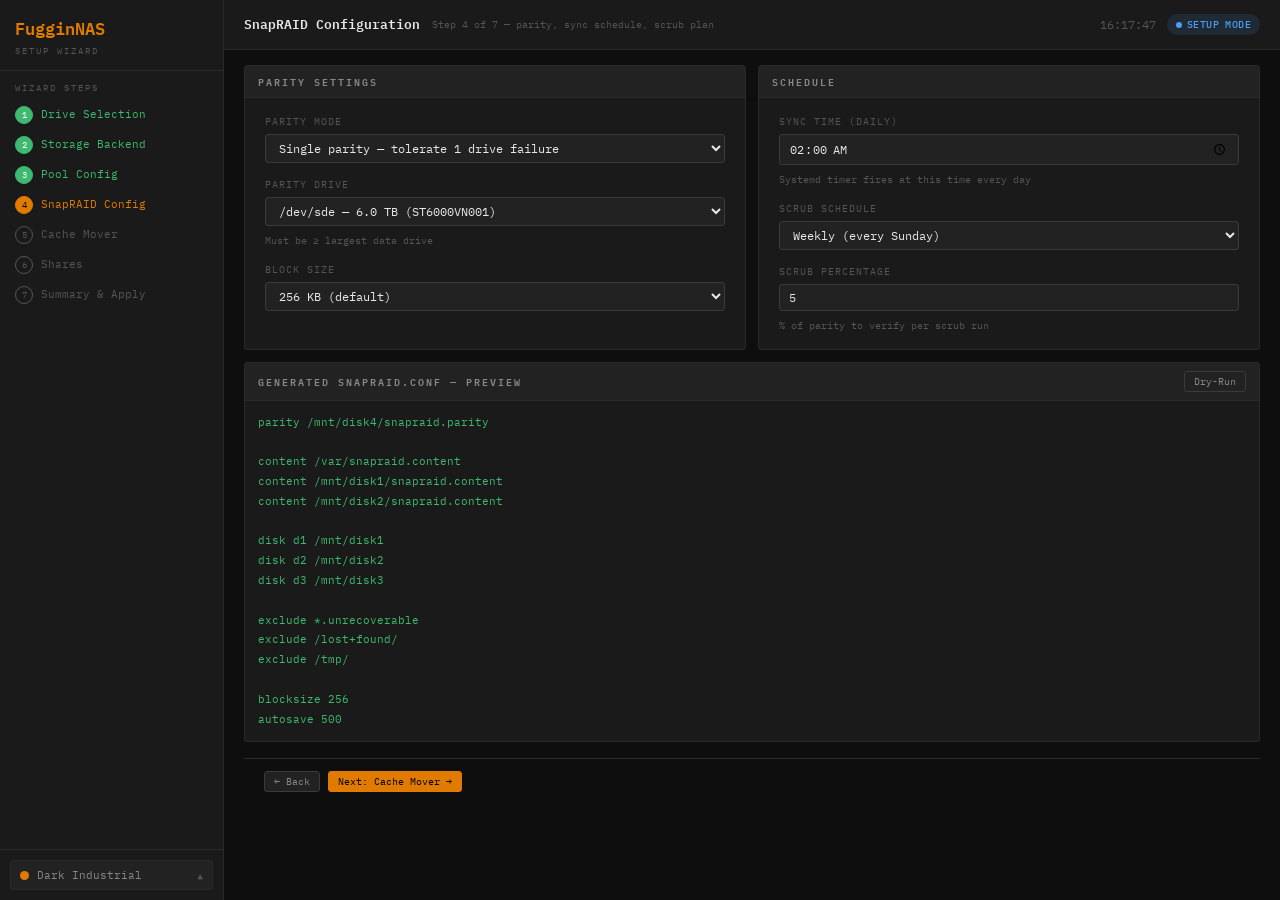
<file: assets/images/05-snapraid-config.html>
<!DOCTYPE html>
<html lang="en" data-theme="dark-industrial">
<head>
<meta charset="UTF-8"><meta name="viewport" content="width=device-width, initial-scale=1.0">
<title>FugginNAS — SnapRAID Config</title>
<link href="https://fonts.googleapis.com/css2?family=IBM+Plex+Mono:wght@300;400;500;600&family=Cantarell:wght@400;700&family=Noto+Sans:wght@400;600&family=Ubuntu:wght@400;500&family=Raleway:wght@300;600;700&family=DM+Sans:wght@300;500;700&family=Fira+Code:wght@300;400;500&family=JetBrains+Mono:wght@300;400;600&family=Source+Code+Pro:wght@400;600&display=swap" rel="stylesheet">
<link rel="stylesheet" href="_shared.css">
</head>
<body>

<nav class="sb">
  <div class="sb-logo"><div class="sb-name">FugginNAS</div><div class="sb-ver">setup wizard</div></div>
  <div class="nav-sec">
    <div class="nav-lbl">Wizard Steps</div>
    <div class="step-item done"><div class="step-num">1</div>Drive Selection</div>
    <div class="step-item done"><div class="step-num">2</div>Storage Backend</div>
    <div class="step-item done"><div class="step-num">3</div>Pool Config</div>
    <div class="step-item active"><div class="step-num">4</div>SnapRAID Config</div>
    <div class="step-item"><div class="step-num">5</div>Cache Mover</div>
    <div class="step-item"><div class="step-num">6</div>Shares</div>
    <div class="step-item"><div class="step-num">7</div>Summary &amp; Apply</div>
  </div>
  <div class="sb-foot">
    <div class="tpick"><button class="tbtn" onclick="toggleDrop()"><div class="tswatch" id="tswatch"></div><span class="tlbl" id="tlbl">dark-industrial</span><span style="opacity:.5;font-size:9px">&#9650;</span></button><div class="tdrop" id="tdrop"></div></div>
  </div>
</nav>

<div class="main">
  <div class="topbar">
    <div class="tl">
      <div class="tb-title">SnapRAID Configuration</div>
      <div class="tb-sub">Step 4 of 7 &mdash; parity, sync schedule, scrub plan</div>
    </div>
    <div class="tr"><div class="clock" id="clock">--:--:--</div><div class="pill i"><div class="pulse"></div>Setup Mode</div></div>
  </div>

  <div class="content">

    <div class="g22">
      <div class="panel">
        <div class="ph"><div class="pt">Parity Settings</div></div>
        <div class="wz-body">
          <div class="fld">
            <div class="flbl">Parity mode</div>
            <select>
              <option value="single" selected>Single parity &mdash; tolerate 1 drive failure</option>
              <option value="dual">Dual parity &mdash; tolerate 2 drive failures</option>
            </select>
          </div>
          <div class="fld">
            <div class="flbl">Parity drive</div>
            <select>
              <option>/dev/sde &mdash; 6.0 TB (ST6000VN001)</option>
            </select>
            <div class="fhint">Must be ≥ largest data drive</div>
          </div>
          <div class="fld">
            <div class="flbl">Block size</div>
            <select>
              <option value="256" selected>256 KB (default)</option>
              <option value="512">512 KB</option>
              <option value="1024">1 MB</option>
            </select>
          </div>
        </div>
      </div>

      <div class="panel">
        <div class="ph"><div class="pt">Schedule</div></div>
        <div class="wz-body">
          <div class="fld">
            <div class="flbl">Sync time (daily)</div>
            <input type="time" value="02:00">
            <div class="fhint">Systemd timer fires at this time every day</div>
          </div>
          <div class="fld">
            <div class="flbl">Scrub schedule</div>
            <select>
              <option value="weekly" selected>Weekly (every Sunday)</option>
              <option value="monthly">Monthly (1st of month)</option>
              <option value="off">Off</option>
            </select>
          </div>
          <div class="fld">
            <div class="flbl">Scrub percentage</div>
            <input type="number" value="5" min="1" max="100">
            <div class="fhint">% of parity to verify per scrub run</div>
          </div>
        </div>
      </div>
    </div>

    <div class="panel">
      <div class="ph">
        <div class="pt">Generated snapraid.conf — preview</div>
        <div class="pa"><button class="btn">Dry-Run</button></div>
      </div>
      <div style="padding:12px 13px">
        <pre style="font-family:var(--fm);font-size:11px;color:var(--ok);line-height:1.8">parity /mnt/disk4/snapraid.parity

content /var/snapraid.content
content /mnt/disk1/snapraid.content
content /mnt/disk2/snapraid.content

disk d1 /mnt/disk1
disk d2 /mnt/disk2
disk d3 /mnt/disk3

exclude *.unrecoverable
exclude /lost+found/
exclude /tmp/

blocksize 256
autosave 500</pre>
      </div>
    </div>

    <div class="wz-actions">
      <button class="btn">← Back</button>
      <button class="btn ac">Next: Cache Mover →</button>
    </div>
  </div>
</div>

<script>
setInterval(()=>{document.getElementById('clock').textContent=new Date().toLocaleTimeString('en-US',{hour12:false})},1000);
const themes=[{id:'dark-industrial',label:'Dark Industrial',dot:'#e07b00',de:'custom'},{id:'gnome-dark',label:'GNOME Dark',dot:'#3584e4',de:'GNOME'},{id:'gnome-light',label:'GNOME Light',dot:'#3584e4',de:'GNOME'},{id:'kde-dark',label:'Breeze Dark',dot:'#1d99f3',de:'KDE'},{id:'kde-light',label:'Breeze Light',dot:'#1d99f3',de:'KDE'},{id:'xfce',label:'XFCE Nord',dot:'#5e81ac',de:'XFCE'},{id:'mate',label:'MATE Menta',dot:'#87a556',de:'MATE'},{id:'budgie',label:'Budgie',dot:'#00bcd4',de:'Budgie'},{id:'deepin',label:'Deepin',dot:'#0050ef',de:'Deepin'},{id:'sway',label:'Sway / i3',dot:'#00c853',de:'Sway'}];
let cur=localStorage.getItem('fn-theme')||'dark-industrial';
function buildDrop(){document.getElementById('tdrop').innerHTML=themes.map(t=>`<div class="topt ${t.id===cur?'sel':''}" onclick="applyTheme('${t.id}')"><div class="tdot" style="background:${t.dot}"></div><span>${t.label}</span><span style="margin-left:auto;font-size:9px;opacity:.4">${t.de}</span></div>`).join('');}
function applyTheme(id){cur=id;document.documentElement.setAttribute('data-theme',id);localStorage.setItem('fn-theme',id);const t=themes.find(x=>x.id===id);document.getElementById('tlbl').textContent=t.label;document.getElementById('tswatch').style.background=t.dot;buildDrop();closeDrop();}
function toggleDrop(){document.getElementById('tdrop').classList.toggle('open')}
function closeDrop(){document.getElementById('tdrop').classList.remove('open')}
document.addEventListener('click',e=>{if(!e.target.closest('.tpick'))closeDrop()});
buildDrop();applyTheme(cur);
</script>
</body>
</html>
</file>
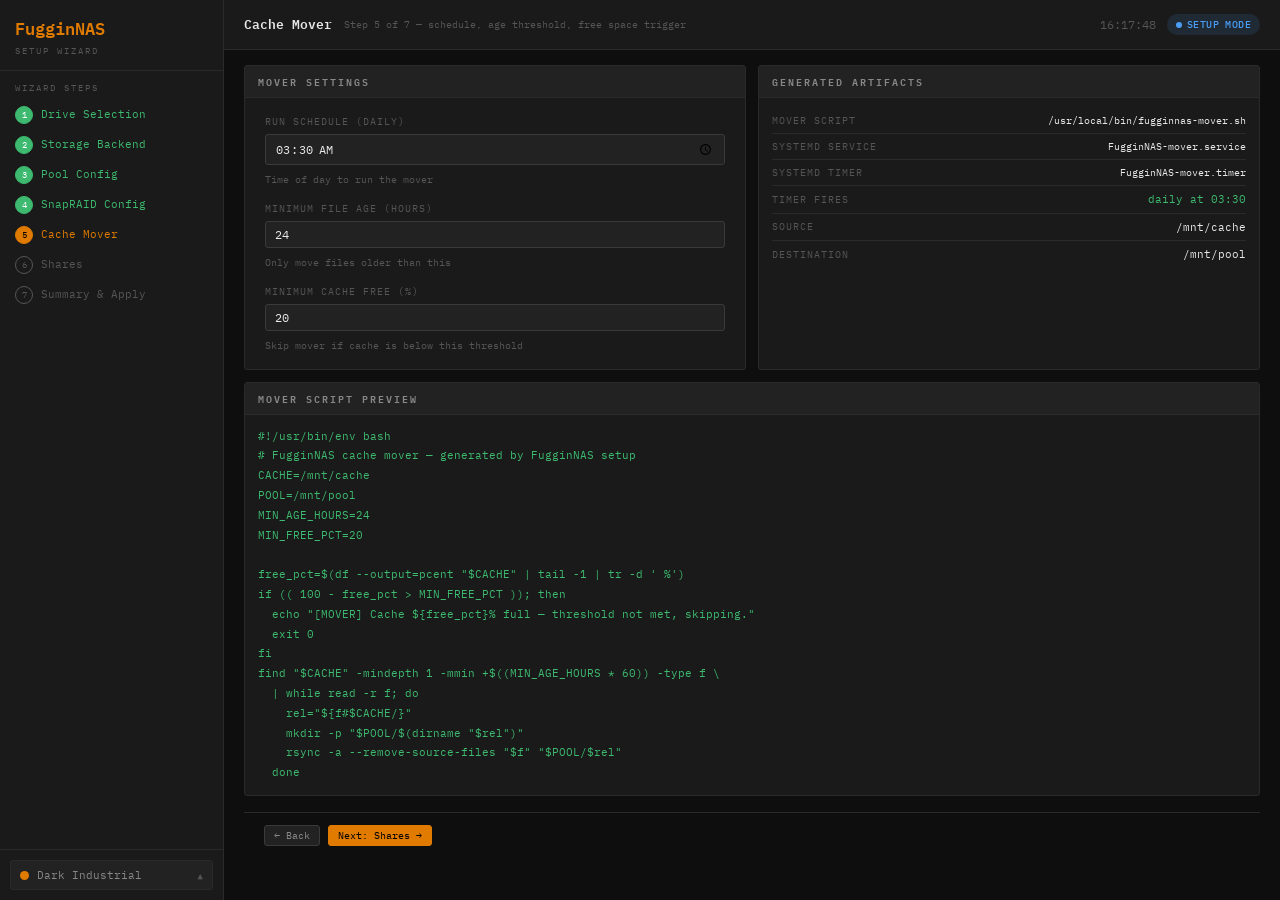
<file: assets/images/06-mover-config.html>
<!DOCTYPE html>
<html lang="en" data-theme="dark-industrial">
<head>
<meta charset="UTF-8"><meta name="viewport" content="width=device-width, initial-scale=1.0">
<title>FugginNAS — Cache Mover</title>
<link href="https://fonts.googleapis.com/css2?family=IBM+Plex+Mono:wght@300;400;500;600&family=Cantarell:wght@400;700&family=Noto+Sans:wght@400;600&family=Ubuntu:wght@400;500&family=Raleway:wght@300;600;700&family=DM+Sans:wght@300;500;700&family=Fira+Code:wght@300;400;500&family=JetBrains+Mono:wght@300;400;600&family=Source+Code+Pro:wght@400;600&display=swap" rel="stylesheet">
<link rel="stylesheet" href="_shared.css">
</head>
<body>

<nav class="sb">
  <div class="sb-logo"><div class="sb-name">FugginNAS</div><div class="sb-ver">setup wizard</div></div>
  <div class="nav-sec">
    <div class="nav-lbl">Wizard Steps</div>
    <div class="step-item done"><div class="step-num">1</div>Drive Selection</div>
    <div class="step-item done"><div class="step-num">2</div>Storage Backend</div>
    <div class="step-item done"><div class="step-num">3</div>Pool Config</div>
    <div class="step-item done"><div class="step-num">4</div>SnapRAID Config</div>
    <div class="step-item active"><div class="step-num">5</div>Cache Mover</div>
    <div class="step-item"><div class="step-num">6</div>Shares</div>
    <div class="step-item"><div class="step-num">7</div>Summary &amp; Apply</div>
  </div>
  <div class="sb-foot">
    <div class="tpick"><button class="tbtn" onclick="toggleDrop()"><div class="tswatch" id="tswatch"></div><span class="tlbl" id="tlbl">dark-industrial</span><span style="opacity:.5;font-size:9px">&#9650;</span></button><div class="tdrop" id="tdrop"></div></div>
  </div>
</nav>

<div class="main">
  <div class="topbar">
    <div class="tl">
      <div class="tb-title">Cache Mover</div>
      <div class="tb-sub">Step 5 of 7 &mdash; schedule, age threshold, free space trigger</div>
    </div>
    <div class="tr"><div class="clock" id="clock">--:--:--</div><div class="pill i"><div class="pulse"></div>Setup Mode</div></div>
  </div>

  <div class="content">

    <div class="g22">
      <div class="panel">
        <div class="ph"><div class="pt">Mover Settings</div></div>
        <div class="wz-body">
          <div class="fld">
            <div class="flbl">Run schedule (daily)</div>
            <input type="time" value="03:30">
            <div class="fhint">Time of day to run the mover</div>
          </div>
          <div class="fld">
            <div class="flbl">Minimum file age (hours)</div>
            <input type="number" value="24" min="1" max="720">
            <div class="fhint">Only move files older than this</div>
          </div>
          <div class="fld">
            <div class="flbl">Minimum cache free (%)</div>
            <input type="number" value="20" min="5" max="90">
            <div class="fhint">Skip mover if cache is below this threshold</div>
          </div>
        </div>
      </div>

      <div class="panel">
        <div class="ph"><div class="pt">Generated Artifacts</div></div>
        <div class="pb">
          <div class="sr"><div class="sk">Mover script</div><div class="sv2" style="font-size:10px">/usr/local/bin/fugginnas-mover.sh</div></div>
          <div class="sr"><div class="sk">Systemd service</div><div class="sv2" style="font-size:10px">FugginNAS-mover.service</div></div>
          <div class="sr"><div class="sk">Systemd timer</div><div class="sv2" style="font-size:10px">FugginNAS-mover.timer</div></div>
          <div class="sr"><div class="sk">Timer fires</div><div class="sv2 ok">daily at 03:30</div></div>
          <div class="sr"><div class="sk">Source</div><div class="sv2">/mnt/cache</div></div>
          <div class="sr"><div class="sk">Destination</div><div class="sv2">/mnt/pool</div></div>
        </div>
      </div>
    </div>

    <div class="panel">
      <div class="ph"><div class="pt">Mover Script Preview</div></div>
      <div style="padding:12px 13px">
        <pre style="font-family:var(--fm);font-size:11px;color:var(--ok);line-height:1.8">#!/usr/bin/env bash
# FugginNAS cache mover — generated by FugginNAS setup
CACHE=/mnt/cache
POOL=/mnt/pool
MIN_AGE_HOURS=24
MIN_FREE_PCT=20

free_pct=$(df --output=pcent "$CACHE" | tail -1 | tr -d ' %')
if (( 100 - free_pct > MIN_FREE_PCT )); then
  echo "[MOVER] Cache ${free_pct}% full — threshold not met, skipping."
  exit 0
fi
find "$CACHE" -mindepth 1 -mmin +$((MIN_AGE_HOURS * 60)) -type f \
  | while read -r f; do
    rel="${f#$CACHE/}"
    mkdir -p "$POOL/$(dirname "$rel")"
    rsync -a --remove-source-files "$f" "$POOL/$rel"
  done</pre>
      </div>
    </div>

    <div class="wz-actions">
      <button class="btn">← Back</button>
      <button class="btn ac">Next: Shares →</button>
    </div>
  </div>
</div>

<script>
setInterval(()=>{document.getElementById('clock').textContent=new Date().toLocaleTimeString('en-US',{hour12:false})},1000);
const themes=[{id:'dark-industrial',label:'Dark Industrial',dot:'#e07b00',de:'custom'},{id:'gnome-dark',label:'GNOME Dark',dot:'#3584e4',de:'GNOME'},{id:'gnome-light',label:'GNOME Light',dot:'#3584e4',de:'GNOME'},{id:'kde-dark',label:'Breeze Dark',dot:'#1d99f3',de:'KDE'},{id:'kde-light',label:'Breeze Light',dot:'#1d99f3',de:'KDE'},{id:'xfce',label:'XFCE Nord',dot:'#5e81ac',de:'XFCE'},{id:'mate',label:'MATE Menta',dot:'#87a556',de:'MATE'},{id:'budgie',label:'Budgie',dot:'#00bcd4',de:'Budgie'},{id:'deepin',label:'Deepin',dot:'#0050ef',de:'Deepin'},{id:'sway',label:'Sway / i3',dot:'#00c853',de:'Sway'}];
let cur=localStorage.getItem('fn-theme')||'dark-industrial';
function buildDrop(){document.getElementById('tdrop').innerHTML=themes.map(t=>`<div class="topt ${t.id===cur?'sel':''}" onclick="applyTheme('${t.id}')"><div class="tdot" style="background:${t.dot}"></div><span>${t.label}</span><span style="margin-left:auto;font-size:9px;opacity:.4">${t.de}</span></div>`).join('');}
function applyTheme(id){cur=id;document.documentElement.setAttribute('data-theme',id);localStorage.setItem('fn-theme',id);const t=themes.find(x=>x.id===id);document.getElementById('tlbl').textContent=t.label;document.getElementById('tswatch').style.background=t.dot;buildDrop();closeDrop();}
function toggleDrop(){document.getElementById('tdrop').classList.toggle('open')}
function closeDrop(){document.getElementById('tdrop').classList.remove('open')}
document.addEventListener('click',e=>{if(!e.target.closest('.tpick'))closeDrop()});
buildDrop();applyTheme(cur);
</script>
</body>
</html>
</file>
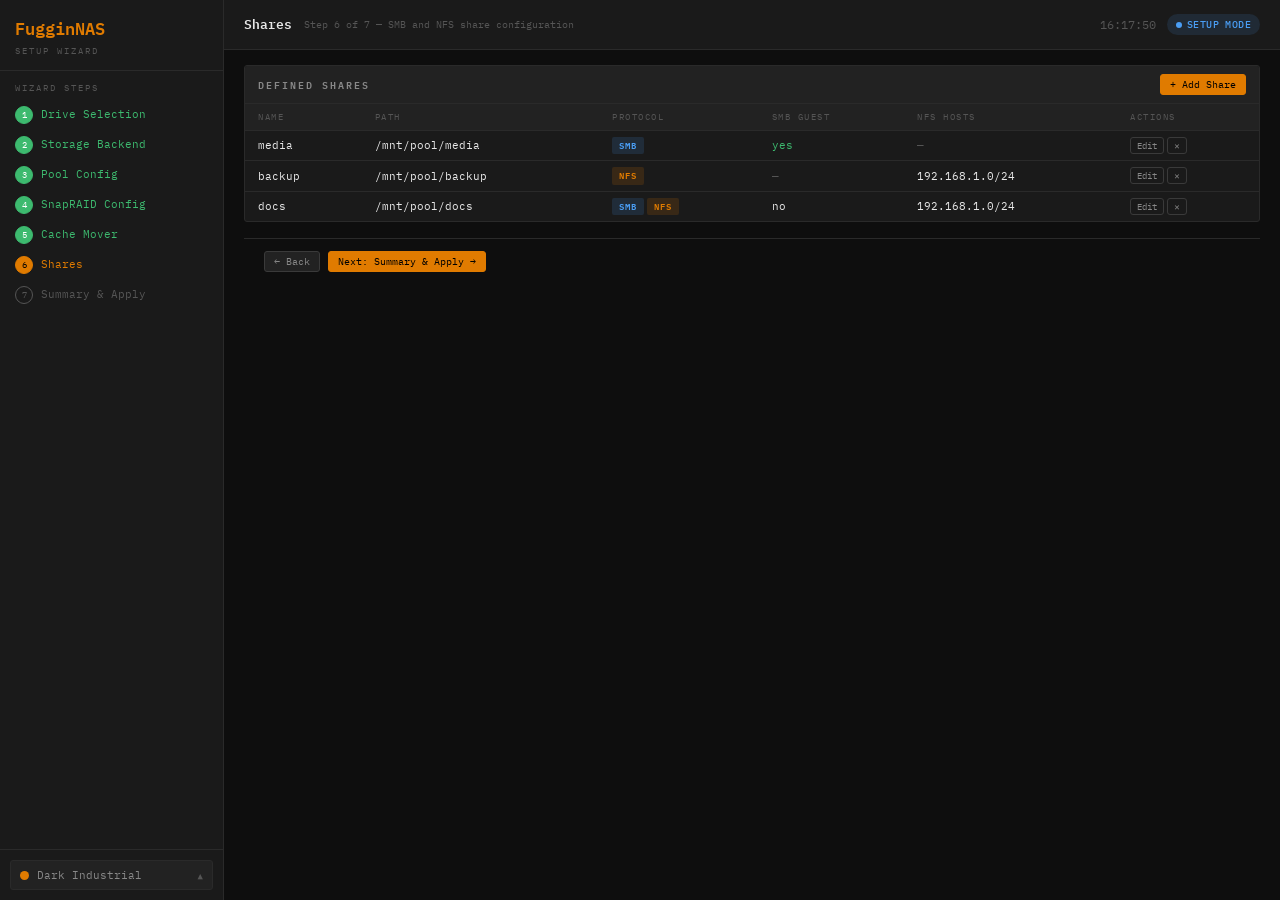
<file: assets/images/07-shares-config.html>
<!DOCTYPE html>
<html lang="en" data-theme="dark-industrial">
<head>
<meta charset="UTF-8"><meta name="viewport" content="width=device-width, initial-scale=1.0">
<title>FugginNAS — Shares</title>
<link href="https://fonts.googleapis.com/css2?family=IBM+Plex+Mono:wght@300;400;500;600&family=Cantarell:wght@400;700&family=Noto+Sans:wght@400;600&family=Ubuntu:wght@400;500&family=Raleway:wght@300;600;700&family=DM+Sans:wght@300;500;700&family=Fira+Code:wght@300;400;500&family=JetBrains+Mono:wght@300;400;600&family=Source+Code+Pro:wght@400;600&display=swap" rel="stylesheet">
<link rel="stylesheet" href="_shared.css">
</head>
<body>

<nav class="sb">
  <div class="sb-logo"><div class="sb-name">FugginNAS</div><div class="sb-ver">setup wizard</div></div>
  <div class="nav-sec">
    <div class="nav-lbl">Wizard Steps</div>
    <div class="step-item done"><div class="step-num">1</div>Drive Selection</div>
    <div class="step-item done"><div class="step-num">2</div>Storage Backend</div>
    <div class="step-item done"><div class="step-num">3</div>Pool Config</div>
    <div class="step-item done"><div class="step-num">4</div>SnapRAID Config</div>
    <div class="step-item done"><div class="step-num">5</div>Cache Mover</div>
    <div class="step-item active"><div class="step-num">6</div>Shares</div>
    <div class="step-item"><div class="step-num">7</div>Summary &amp; Apply</div>
  </div>
  <div class="sb-foot">
    <div class="tpick"><button class="tbtn" onclick="toggleDrop()"><div class="tswatch" id="tswatch"></div><span class="tlbl" id="tlbl">dark-industrial</span><span style="opacity:.5;font-size:9px">&#9650;</span></button><div class="tdrop" id="tdrop"></div></div>
  </div>
</nav>

<div class="main">
  <div class="topbar">
    <div class="tl">
      <div class="tb-title">Shares</div>
      <div class="tb-sub">Step 6 of 7 &mdash; SMB and NFS share configuration</div>
    </div>
    <div class="tr"><div class="clock" id="clock">--:--:--</div><div class="pill i"><div class="pulse"></div>Setup Mode</div></div>
  </div>

  <div class="content">

    <div class="panel">
      <div class="ph">
        <div class="pt">Defined Shares</div>
        <div class="pa"><button class="btn ac" onclick="toggleAdd()">+ Add Share</button></div>
      </div>
      <table class="tbl">
        <thead><tr><th>Name</th><th>Path</th><th>Protocol</th><th>SMB Guest</th><th>NFS Hosts</th><th>Actions</th></tr></thead>
        <tbody>
          <tr>
            <td>media</td><td>/mnt/pool/media</td>
            <td><span class="shp smb" style="display:inline-block">SMB</span></td>
            <td style="color:var(--ok)">yes</td><td style="color:var(--td)">—</td>
            <td><div class="cacts"><button class="cab">Edit</button><button class="cab">✕</button></div></td>
          </tr>
          <tr>
            <td>backup</td><td>/mnt/pool/backup</td>
            <td><span class="shp nfs" style="display:inline-block">NFS</span></td>
            <td style="color:var(--td)">—</td><td>192.168.1.0/24</td>
            <td><div class="cacts"><button class="cab">Edit</button><button class="cab">✕</button></div></td>
          </tr>
          <tr>
            <td>docs</td><td>/mnt/pool/docs</td>
            <td><span class="shp smb" style="display:inline-block;margin-right:3px">SMB</span><span class="shp nfs" style="display:inline-block">NFS</span></td>
            <td>no</td><td>192.168.1.0/24</td>
            <td><div class="cacts"><button class="cab">Edit</button><button class="cab">✕</button></div></td>
          </tr>
        </tbody>
      </table>

      <div id="addForm" style="display:none;border-top:1px solid var(--bdr);padding:12px 13px">
        <div style="font-family:var(--fm);font-size:10px;color:var(--td);text-transform:uppercase;letter-spacing:1px;margin-bottom:10px">New Share</div>
        <div style="display:grid;grid-template-columns:1fr 2fr 1fr 1fr 1fr;gap:10px;margin-bottom:10px">
          <div class="fld"><div class="flbl">Name</div><input type="text" placeholder="downloads"></div>
          <div class="fld"><div class="flbl">Path</div><input type="text" placeholder="/mnt/pool/downloads"></div>
          <div class="fld"><div class="flbl">Protocol</div><select><option>smb</option><option>nfs</option><option>both</option></select></div>
          <div class="fld"><div class="flbl">SMB Guest</div><select><option>no</option><option>yes</option></select></div>
          <div class="fld"><div class="flbl">NFS Hosts</div><input type="text" placeholder="192.168.1.0/24"></div>
        </div>
        <div style="display:flex;gap:8px">
          <button class="btn ac" onclick="toggleAdd()">Add Share</button>
          <button class="btn" onclick="toggleAdd()">Cancel</button>
        </div>
      </div>
    </div>

    <div class="wz-actions">
      <button class="btn">← Back</button>
      <button class="btn ac">Next: Summary &amp; Apply →</button>
    </div>
  </div>
</div>

<script>
setInterval(()=>{document.getElementById('clock').textContent=new Date().toLocaleTimeString('en-US',{hour12:false})},1000);
function toggleAdd(){const f=document.getElementById('addForm');f.style.display=f.style.display==='none'?'block':'none';}
const themes=[{id:'dark-industrial',label:'Dark Industrial',dot:'#e07b00',de:'custom'},{id:'gnome-dark',label:'GNOME Dark',dot:'#3584e4',de:'GNOME'},{id:'gnome-light',label:'GNOME Light',dot:'#3584e4',de:'GNOME'},{id:'kde-dark',label:'Breeze Dark',dot:'#1d99f3',de:'KDE'},{id:'kde-light',label:'Breeze Light',dot:'#1d99f3',de:'KDE'},{id:'xfce',label:'XFCE Nord',dot:'#5e81ac',de:'XFCE'},{id:'mate',label:'MATE Menta',dot:'#87a556',de:'MATE'},{id:'budgie',label:'Budgie',dot:'#00bcd4',de:'Budgie'},{id:'deepin',label:'Deepin',dot:'#0050ef',de:'Deepin'},{id:'sway',label:'Sway / i3',dot:'#00c853',de:'Sway'}];
let cur=localStorage.getItem('fn-theme')||'dark-industrial';
function buildDrop(){document.getElementById('tdrop').innerHTML=themes.map(t=>`<div class="topt ${t.id===cur?'sel':''}" onclick="applyTheme('${t.id}')"><div class="tdot" style="background:${t.dot}"></div><span>${t.label}</span><span style="margin-left:auto;font-size:9px;opacity:.4">${t.de}</span></div>`).join('');}
function applyTheme(id){cur=id;document.documentElement.setAttribute('data-theme',id);localStorage.setItem('fn-theme',id);const t=themes.find(x=>x.id===id);document.getElementById('tlbl').textContent=t.label;document.getElementById('tswatch').style.background=t.dot;buildDrop();closeDrop();}
function toggleDrop(){document.getElementById('tdrop').classList.toggle('open')}
function closeDrop(){document.getElementById('tdrop').classList.remove('open')}
document.addEventListener('click',e=>{if(!e.target.closest('.tpick'))closeDrop()});
buildDrop();applyTheme(cur);
</script>
</body>
</html>
</file>
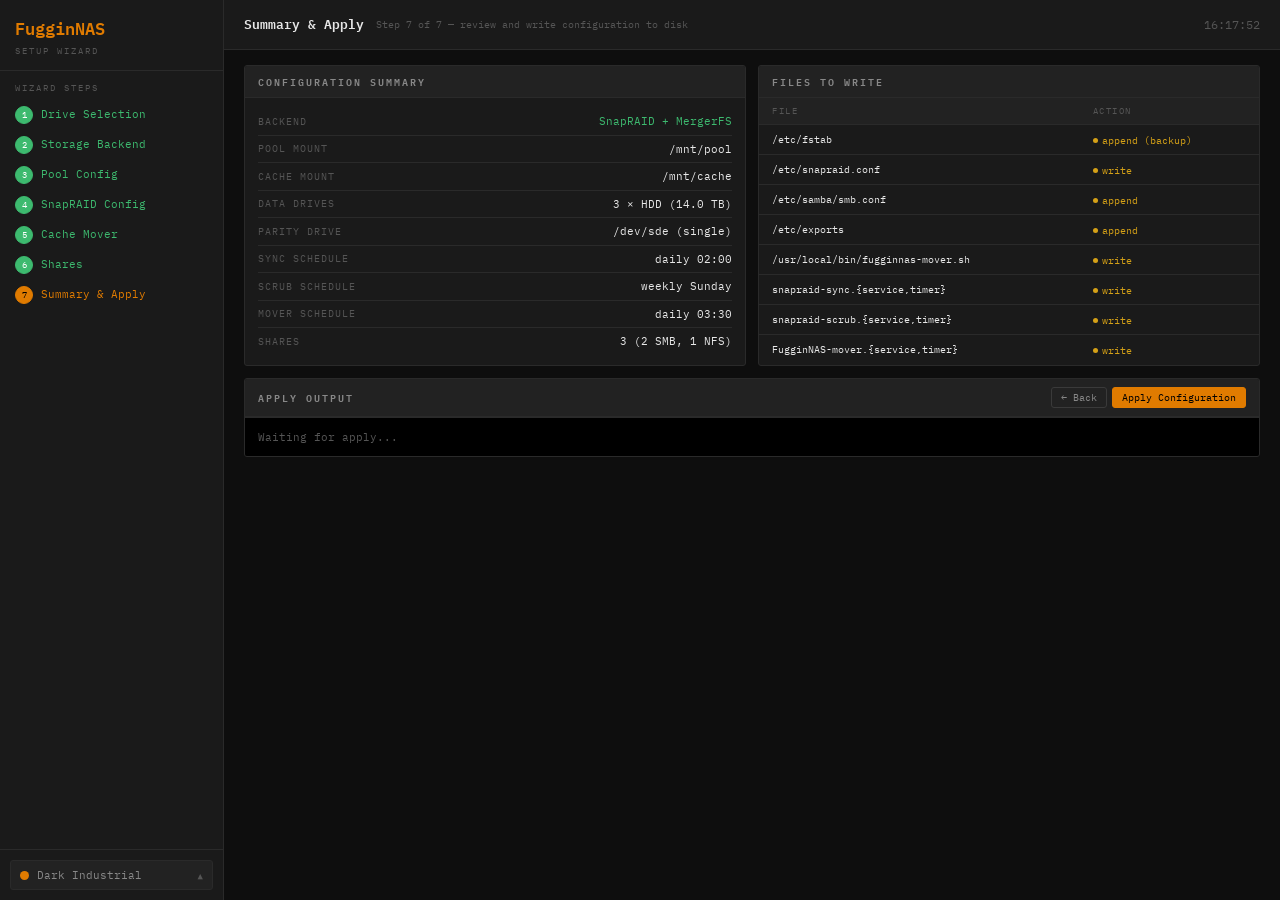
<file: assets/images/08-summary-apply.html>
<!DOCTYPE html>
<html lang="en" data-theme="dark-industrial">
<head>
<meta charset="UTF-8"><meta name="viewport" content="width=device-width, initial-scale=1.0">
<title>FugginNAS — Summary &amp; Apply</title>
<link href="https://fonts.googleapis.com/css2?family=IBM+Plex+Mono:wght@300;400;500;600&family=Cantarell:wght@400;700&family=Noto+Sans:wght@400;600&family=Ubuntu:wght@400;500&family=Raleway:wght@300;600;700&family=DM+Sans:wght@300;500;700&family=Fira+Code:wght@300;400;500&family=JetBrains+Mono:wght@300;400;600&family=Source+Code+Pro:wght@400;600&display=swap" rel="stylesheet">
<link rel="stylesheet" href="_shared.css">
</head>
<body>

<nav class="sb">
  <div class="sb-logo"><div class="sb-name">FugginNAS</div><div class="sb-ver">setup wizard</div></div>
  <div class="nav-sec">
    <div class="nav-lbl">Wizard Steps</div>
    <div class="step-item done"><div class="step-num">1</div>Drive Selection</div>
    <div class="step-item done"><div class="step-num">2</div>Storage Backend</div>
    <div class="step-item done"><div class="step-num">3</div>Pool Config</div>
    <div class="step-item done"><div class="step-num">4</div>SnapRAID Config</div>
    <div class="step-item done"><div class="step-num">5</div>Cache Mover</div>
    <div class="step-item done"><div class="step-num">6</div>Shares</div>
    <div class="step-item active"><div class="step-num">7</div>Summary &amp; Apply</div>
  </div>
  <div class="sb-foot">
    <div class="tpick"><button class="tbtn" onclick="toggleDrop()"><div class="tswatch" id="tswatch"></div><span class="tlbl" id="tlbl">dark-industrial</span><span style="opacity:.5;font-size:9px">&#9650;</span></button><div class="tdrop" id="tdrop"></div></div>
  </div>
</nav>

<div class="main">
  <div class="topbar">
    <div class="tl">
      <div class="tb-title">Summary &amp; Apply</div>
      <div class="tb-sub">Step 7 of 7 &mdash; review and write configuration to disk</div>
    </div>
    <div class="tr">
      <div class="clock" id="clock">--:--:--</div>
      <div class="pill g" id="statusPill" style="display:none"><div class="pulse"></div><span id="statusLbl">Applied</span></div>
    </div>
  </div>

  <div class="content">

    <div class="g22">
      <div class="panel">
        <div class="ph"><div class="pt">Configuration Summary</div></div>
        <div class="pb">
          <div class="sr"><div class="sk">Backend</div><div class="sv2 ok">SnapRAID + MergerFS</div></div>
          <div class="sr"><div class="sk">Pool mount</div><div class="sv2">/mnt/pool</div></div>
          <div class="sr"><div class="sk">Cache mount</div><div class="sv2">/mnt/cache</div></div>
          <div class="sr"><div class="sk">Data drives</div><div class="sv2">3 × HDD (14.0 TB)</div></div>
          <div class="sr"><div class="sk">Parity drive</div><div class="sv2">/dev/sde (single)</div></div>
          <div class="sr"><div class="sk">Sync schedule</div><div class="sv2">daily 02:00</div></div>
          <div class="sr"><div class="sk">Scrub schedule</div><div class="sv2">weekly Sunday</div></div>
          <div class="sr"><div class="sk">Mover schedule</div><div class="sv2">daily 03:30</div></div>
          <div class="sr"><div class="sk">Shares</div><div class="sv2">3 (2 SMB, 1 NFS)</div></div>
        </div>
      </div>

      <div class="panel">
        <div class="ph"><div class="pt">Files to Write</div></div>
        <table class="tbl">
          <thead><tr><th>File</th><th>Action</th></tr></thead>
          <tbody>
            <tr><td style="font-size:10px">/etc/fstab</td><td><span class="slot-warn"><span class="sdot"></span>append (backup)</span></td></tr>
            <tr><td style="font-size:10px">/etc/snapraid.conf</td><td><span class="slot-warn"><span class="sdot"></span>write</span></td></tr>
            <tr><td style="font-size:10px">/etc/samba/smb.conf</td><td><span class="slot-warn"><span class="sdot"></span>append</span></td></tr>
            <tr><td style="font-size:10px">/etc/exports</td><td><span class="slot-warn"><span class="sdot"></span>append</span></td></tr>
            <tr><td style="font-size:10px">/usr/local/bin/fugginnas-mover.sh</td><td><span class="slot-warn"><span class="sdot"></span>write</span></td></tr>
            <tr><td style="font-size:10px">snapraid-sync.{service,timer}</td><td><span class="slot-warn"><span class="sdot"></span>write</span></td></tr>
            <tr><td style="font-size:10px">snapraid-scrub.{service,timer}</td><td><span class="slot-warn"><span class="sdot"></span>write</span></td></tr>
            <tr><td style="font-size:10px">FugginNAS-mover.{service,timer}</td><td><span class="slot-warn"><span class="sdot"></span>write</span></td></tr>
          </tbody>
        </table>
      </div>
    </div>

    <div class="panel">
      <div class="ph">
        <div class="pt">Apply Output</div>
        <div class="pa" id="applyBtns">
          <button class="btn" onclick="startApply()">← Back</button>
          <button class="btn ac" id="applyBtn" onclick="startApply()">Apply Configuration</button>
        </div>
      </div>
      <div class="term tall" id="termLog"><span style="color:var(--td)">Waiting for apply...</span></div>
    </div>

  </div>
</div>

<script>
setInterval(()=>{document.getElementById('clock').textContent=new Date().toLocaleTimeString('en-US',{hour12:false})},1000);

function startApply(){
  document.getElementById('applyBtn').disabled=true;
  document.getElementById('applyBtn').classList.add('dis');
  const term=document.getElementById('termLog');
  term.innerHTML='';
  const lines=[
    ['','→ Backing up /etc/fstab to /etc/fstab.bak.20260513-142305'],
    ['tok','→ Writing /etc/fstab ... done'],
    ['tok','→ Writing /etc/snapraid.conf ... done'],
    ['tok','→ Writing /etc/samba/smb.conf ... done'],
    ['tok','→ Writing /etc/exports ... done'],
    ['tok','→ Writing /usr/local/bin/fugginnas-mover.sh ... done'],
    ['tok','→ Writing /etc/systemd/system/snapraid-sync.service ... done'],
    ['tok','→ Writing /etc/systemd/system/snapraid-sync.timer ... done'],
    ['tok','→ Writing /etc/systemd/system/snapraid-scrub.service ... done'],
    ['tok','→ Writing /etc/systemd/system/snapraid-scrub.timer ... done'],
    ['tok','→ Writing /etc/systemd/system/FugginNAS-mover.service ... done'],
    ['tok','→ Writing /etc/systemd/system/FugginNAS-mover.timer ... done'],
    ['',''],
    ['','→ systemctl daemon-reload'],
    ['tok','→ systemctl enable --now snapraid-sync.timer ... enabled'],
    ['tok','→ systemctl enable --now snapraid-scrub.timer ... enabled'],
    ['tok','→ systemctl enable --now FugginNAS-mover.timer ... enabled'],
    ['',''],
    ['tok','✓ Apply complete. Navigate to dashboard to monitor status.'],
  ];
  let i=0;
  const t=new Date();
  function ts(){const n=new Date();return n.toLocaleTimeString('en-US',{hour12:false});}
  const iv=setInterval(()=>{
    if(i>=lines.length){clearInterval(iv);
      document.getElementById('statusPill').style.display='flex';
      return;}
    const [cls,txt]=lines[i++];
    const d=document.createElement('div');d.className='tline';
    d.innerHTML=`<span class="tts">${ts()}</span><span class="${cls}">${txt}</span>`;
    term.appendChild(d);term.scrollTop=term.scrollHeight;
  },180);
}

const themes=[{id:'dark-industrial',label:'Dark Industrial',dot:'#e07b00',de:'custom'},{id:'gnome-dark',label:'GNOME Dark',dot:'#3584e4',de:'GNOME'},{id:'gnome-light',label:'GNOME Light',dot:'#3584e4',de:'GNOME'},{id:'kde-dark',label:'Breeze Dark',dot:'#1d99f3',de:'KDE'},{id:'kde-light',label:'Breeze Light',dot:'#1d99f3',de:'KDE'},{id:'xfce',label:'XFCE Nord',dot:'#5e81ac',de:'XFCE'},{id:'mate',label:'MATE Menta',dot:'#87a556',de:'MATE'},{id:'budgie',label:'Budgie',dot:'#00bcd4',de:'Budgie'},{id:'deepin',label:'Deepin',dot:'#0050ef',de:'Deepin'},{id:'sway',label:'Sway / i3',dot:'#00c853',de:'Sway'}];
let cur=localStorage.getItem('fn-theme')||'dark-industrial';
function buildDrop(){document.getElementById('tdrop').innerHTML=themes.map(t=>`<div class="topt ${t.id===cur?'sel':''}" onclick="applyTheme('${t.id}')"><div class="tdot" style="background:${t.dot}"></div><span>${t.label}</span><span style="margin-left:auto;font-size:9px;opacity:.4">${t.de}</span></div>`).join('');}
function applyTheme(id){cur=id;document.documentElement.setAttribute('data-theme',id);localStorage.setItem('fn-theme',id);const t=themes.find(x=>x.id===id);document.getElementById('tlbl').textContent=t.label;document.getElementById('tswatch').style.background=t.dot;buildDrop();closeDrop();}
function toggleDrop(){document.getElementById('tdrop').classList.toggle('open')}
function closeDrop(){document.getElementById('tdrop').classList.remove('open')}
document.addEventListener('click',e=>{if(!e.target.closest('.tpick'))closeDrop()});
buildDrop();applyTheme(cur);
</script>
</body>
</html>
</file>
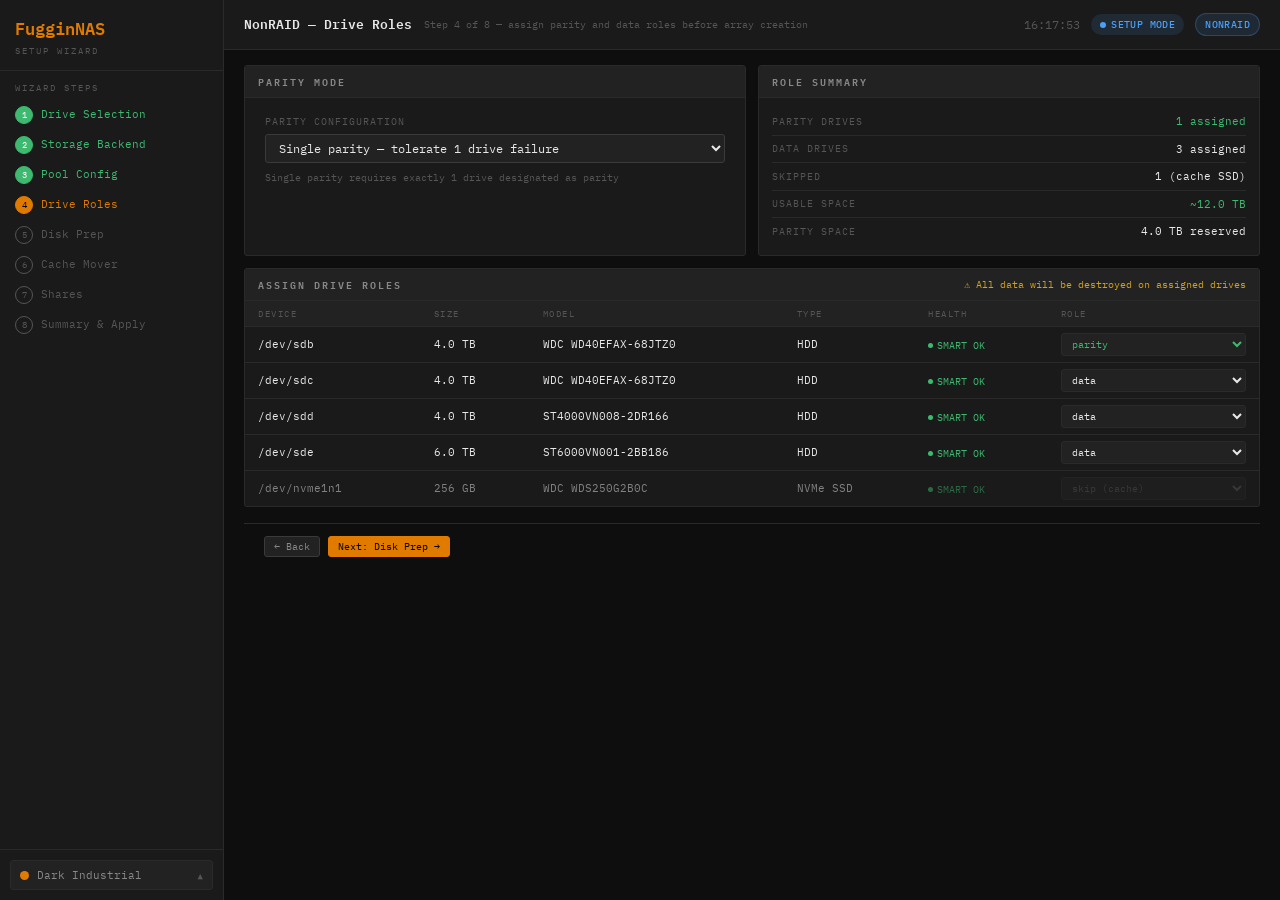
<file: assets/images/09-nonraid-roles.html>
<!DOCTYPE html>
<html lang="en" data-theme="dark-industrial">
<head>
<meta charset="UTF-8"><meta name="viewport" content="width=device-width, initial-scale=1.0">
<title>FugginNAS — NonRAID Drive Roles</title>
<link href="https://fonts.googleapis.com/css2?family=IBM+Plex+Mono:wght@300;400;500;600&family=Cantarell:wght@400;700&family=Noto+Sans:wght@400;600&family=Ubuntu:wght@400;500&family=Raleway:wght@300;600;700&family=DM+Sans:wght@300;500;700&family=Fira+Code:wght@300;400;500&family=JetBrains+Mono:wght@300;400;600&family=Source+Code+Pro:wght@400;600&display=swap" rel="stylesheet">
<link rel="stylesheet" href="_shared.css">
</head>
<body>

<nav class="sb">
  <div class="sb-logo"><div class="sb-name">FugginNAS</div><div class="sb-ver">setup wizard</div></div>
  <div class="nav-sec">
    <div class="nav-lbl">Wizard Steps</div>
    <div class="step-item done"><div class="step-num">1</div>Drive Selection</div>
    <div class="step-item done"><div class="step-num">2</div>Storage Backend</div>
    <div class="step-item done"><div class="step-num">3</div>Pool Config</div>
    <div class="step-item active"><div class="step-num">4</div>Drive Roles</div>
    <div class="step-item"><div class="step-num">5</div>Disk Prep</div>
    <div class="step-item"><div class="step-num">6</div>Cache Mover</div>
    <div class="step-item"><div class="step-num">7</div>Shares</div>
    <div class="step-item"><div class="step-num">8</div>Summary &amp; Apply</div>
  </div>
  <div class="sb-foot">
    <div class="tpick"><button class="tbtn" onclick="toggleDrop()"><div class="tswatch" id="tswatch"></div><span class="tlbl" id="tlbl">dark-industrial</span><span style="opacity:.5;font-size:9px">&#9650;</span></button><div class="tdrop" id="tdrop"></div></div>
  </div>
</nav>

<div class="main">
  <div class="topbar">
    <div class="tl">
      <div class="tb-title">NonRAID — Drive Roles</div>
      <div class="tb-sub">Step 4 of 8 &mdash; assign parity and data roles before array creation</div>
    </div>
    <div class="tr">
      <div class="clock" id="clock">--:--:--</div>
      <div class="pill i"><div class="pulse"></div>Setup Mode</div>
      <div class="pill" style="background:rgba(74,158,245,.12);color:#4a9ef5;border:1px solid rgba(74,158,245,.25)">NonRAID</div>
    </div>
  </div>

  <div class="content">

    <div class="g22">
      <div class="panel">
        <div class="ph"><div class="pt">Parity Mode</div></div>
        <div class="wz-body">
          <div class="fld">
            <div class="flbl">Parity configuration</div>
            <select>
              <option value="single" selected>Single parity &mdash; tolerate 1 drive failure</option>
              <option value="dual">Dual parity &mdash; tolerate 2 drive failures</option>
              <option value="none">No parity &mdash; data drives only (no redundancy)</option>
            </select>
            <div class="fhint">Single parity requires exactly 1 drive designated as parity</div>
          </div>
        </div>
      </div>

      <div class="panel">
        <div class="ph"><div class="pt">Role Summary</div></div>
        <div class="pb">
          <div class="sr"><div class="sk">Parity drives</div><div class="sv2 ok">1 assigned</div></div>
          <div class="sr"><div class="sk">Data drives</div><div class="sv2">3 assigned</div></div>
          <div class="sr"><div class="sk">Skipped</div><div class="sv2">1 (cache SSD)</div></div>
          <div class="sr"><div class="sk">Usable space</div><div class="sv2 ok">~12.0 TB</div></div>
          <div class="sr"><div class="sk">Parity space</div><div class="sv2">4.0 TB reserved</div></div>
        </div>
      </div>
    </div>

    <div class="panel">
      <div class="ph">
        <div class="pt">Assign Drive Roles</div>
        <div class="pa" style="font-family:var(--fm);font-size:10px;color:var(--warn)">⚠ All data will be destroyed on assigned drives</div>
      </div>
      <table class="tbl">
        <thead><tr><th>Device</th><th>Size</th><th>Model</th><th>Type</th><th>Health</th><th>Role</th></tr></thead>
        <tbody>
          <tr>
            <td>/dev/sdb</td>
            <td>4.0 TB</td>
            <td>WDC WD40EFAX-68JTZ0</td>
            <td>HDD</td>
            <td><span class="slot-ok"><span class="sdot"></span>SMART OK</span></td>
            <td>
              <select style="font-family:var(--fm);font-size:10px;background:var(--ele);border:1px solid var(--bdr);color:var(--ok);padding:3px 6px;border-radius:var(--r)">
                <option>skip</option>
                <option selected>parity</option>
                <option>data</option>
              </select>
            </td>
          </tr>
          <tr>
            <td>/dev/sdc</td>
            <td>4.0 TB</td>
            <td>WDC WD40EFAX-68JTZ0</td>
            <td>HDD</td>
            <td><span class="slot-ok"><span class="sdot"></span>SMART OK</span></td>
            <td>
              <select style="font-family:var(--fm);font-size:10px;background:var(--ele);border:1px solid var(--bdr);color:var(--tp);padding:3px 6px;border-radius:var(--r)">
                <option>skip</option>
                <option>parity</option>
                <option selected>data</option>
              </select>
            </td>
          </tr>
          <tr>
            <td>/dev/sdd</td>
            <td>4.0 TB</td>
            <td>ST4000VN008-2DR166</td>
            <td>HDD</td>
            <td><span class="slot-ok"><span class="sdot"></span>SMART OK</span></td>
            <td>
              <select style="font-family:var(--fm);font-size:10px;background:var(--ele);border:1px solid var(--bdr);color:var(--tp);padding:3px 6px;border-radius:var(--r)">
                <option>skip</option>
                <option>parity</option>
                <option selected>data</option>
              </select>
            </td>
          </tr>
          <tr>
            <td>/dev/sde</td>
            <td>6.0 TB</td>
            <td>ST6000VN001-2BB186</td>
            <td>HDD</td>
            <td><span class="slot-ok"><span class="sdot"></span>SMART OK</span></td>
            <td>
              <select style="font-family:var(--fm);font-size:10px;background:var(--ele);border:1px solid var(--bdr);color:var(--tp);padding:3px 6px;border-radius:var(--r)">
                <option>skip</option>
                <option>parity</option>
                <option selected>data</option>
              </select>
            </td>
          </tr>
          <tr style="opacity:.5">
            <td>/dev/nvme1n1</td>
            <td>256 GB</td>
            <td>WDC WDS250G2B0C</td>
            <td>NVMe SSD</td>
            <td><span class="slot-ok"><span class="sdot"></span>SMART OK</span></td>
            <td>
              <select style="font-family:var(--fm);font-size:10px;background:var(--ele);border:1px solid var(--bdr);color:var(--td);padding:3px 6px;border-radius:var(--r)">
                <option selected>skip (cache)</option>
                <option>data</option>
              </select>
            </td>
          </tr>
        </tbody>
      </table>
    </div>

    <div class="wz-actions">
      <button class="btn">← Back</button>
      <button class="btn ac">Next: Disk Prep →</button>
    </div>
  </div>
</div>

<script>
setInterval(()=>{document.getElementById('clock').textContent=new Date().toLocaleTimeString('en-US',{hour12:false})},1000);
const themes=[{id:'dark-industrial',label:'Dark Industrial',dot:'#e07b00',de:'custom'},{id:'gnome-dark',label:'GNOME Dark',dot:'#3584e4',de:'GNOME'},{id:'gnome-light',label:'GNOME Light',dot:'#3584e4',de:'GNOME'},{id:'kde-dark',label:'Breeze Dark',dot:'#1d99f3',de:'KDE'},{id:'kde-light',label:'Breeze Light',dot:'#1d99f3',de:'KDE'},{id:'xfce',label:'XFCE Nord',dot:'#5e81ac',de:'XFCE'},{id:'mate',label:'MATE Menta',dot:'#87a556',de:'MATE'},{id:'budgie',label:'Budgie',dot:'#00bcd4',de:'Budgie'},{id:'deepin',label:'Deepin',dot:'#0050ef',de:'Deepin'},{id:'sway',label:'Sway / i3',dot:'#00c853',de:'Sway'}];
let cur=localStorage.getItem('fn-theme')||'dark-industrial';
function buildDrop(){document.getElementById('tdrop').innerHTML=themes.map(t=>`<div class="topt ${t.id===cur?'sel':''}" onclick="applyTheme('${t.id}')"><div class="tdot" style="background:${t.dot}"></div><span>${t.label}</span><span style="margin-left:auto;font-size:9px;opacity:.4">${t.de}</span></div>`).join('');}
function applyTheme(id){cur=id;document.documentElement.setAttribute('data-theme',id);localStorage.setItem('fn-theme',id);const t=themes.find(x=>x.id===id);document.getElementById('tlbl').textContent=t.label;document.getElementById('tswatch').style.background=t.dot;buildDrop();closeDrop();}
function toggleDrop(){document.getElementById('tdrop').classList.toggle('open')}
function closeDrop(){document.getElementById('tdrop').classList.remove('open')}
document.addEventListener('click',e=>{if(!e.target.closest('.tpick'))closeDrop()});
buildDrop();applyTheme(cur);
</script>
</body>
</html>
</file>
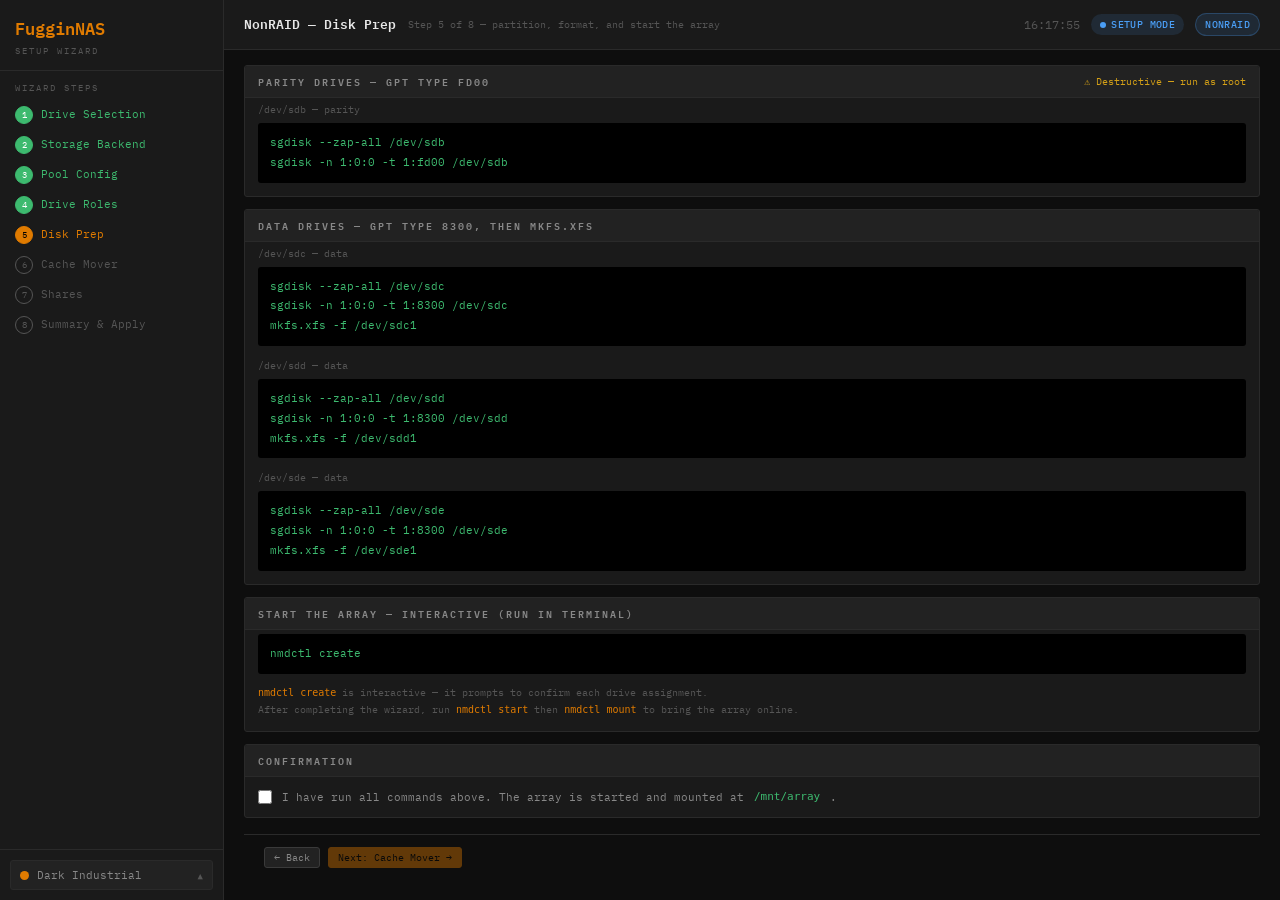
<file: assets/images/10-nonraid-prep.html>
<!DOCTYPE html>
<html lang="en" data-theme="dark-industrial">
<head>
<meta charset="UTF-8"><meta name="viewport" content="width=device-width, initial-scale=1.0">
<title>FugginNAS — NonRAID Disk Prep</title>
<link href="https://fonts.googleapis.com/css2?family=IBM+Plex+Mono:wght@300;400;500;600&family=Cantarell:wght@400;700&family=Noto+Sans:wght@400;600&family=Ubuntu:wght@400;500&family=Raleway:wght@300;600;700&family=DM+Sans:wght@300;500;700&family=Fira+Code:wght@300;400;500&family=JetBrains+Mono:wght@300;400;600&family=Source+Code+Pro:wght@400;600&display=swap" rel="stylesheet">
<link rel="stylesheet" href="_shared.css">
</head>
<body>

<nav class="sb">
  <div class="sb-logo"><div class="sb-name">FugginNAS</div><div class="sb-ver">setup wizard</div></div>
  <div class="nav-sec">
    <div class="nav-lbl">Wizard Steps</div>
    <div class="step-item done"><div class="step-num">1</div>Drive Selection</div>
    <div class="step-item done"><div class="step-num">2</div>Storage Backend</div>
    <div class="step-item done"><div class="step-num">3</div>Pool Config</div>
    <div class="step-item done"><div class="step-num">4</div>Drive Roles</div>
    <div class="step-item active"><div class="step-num">5</div>Disk Prep</div>
    <div class="step-item"><div class="step-num">6</div>Cache Mover</div>
    <div class="step-item"><div class="step-num">7</div>Shares</div>
    <div class="step-item"><div class="step-num">8</div>Summary &amp; Apply</div>
  </div>
  <div class="sb-foot">
    <div class="tpick"><button class="tbtn" onclick="toggleDrop()"><div class="tswatch" id="tswatch"></div><span class="tlbl" id="tlbl">dark-industrial</span><span style="opacity:.5;font-size:9px">&#9650;</span></button><div class="tdrop" id="tdrop"></div></div>
  </div>
</nav>

<div class="main">
  <div class="topbar">
    <div class="tl">
      <div class="tb-title">NonRAID — Disk Prep</div>
      <div class="tb-sub">Step 5 of 8 &mdash; partition, format, and start the array</div>
    </div>
    <div class="tr">
      <div class="clock" id="clock">--:--:--</div>
      <div class="pill i"><div class="pulse"></div>Setup Mode</div>
      <div class="pill" style="background:rgba(74,158,245,.12);color:#4a9ef5;border:1px solid rgba(74,158,245,.25)">NonRAID</div>
    </div>
  </div>

  <div class="content">

    <div class="panel">
      <div class="ph">
        <div class="pt">Parity Drives &mdash; GPT type fd00</div>
        <div class="pa" style="font-family:var(--fm);font-size:10px;color:var(--warn)">⚠ Destructive — run as root</div>
      </div>
      <div style="padding:4px 13px 13px">
        <div style="font-family:var(--fm);font-size:10px;color:var(--td);margin-bottom:6px">/dev/sdb — parity</div>
        <pre style="font-family:var(--fm);font-size:11px;color:var(--ok);line-height:1.8;background:var(--tbg);padding:10px 12px;border-radius:var(--r)">sgdisk --zap-all /dev/sdb
sgdisk -n 1:0:0 -t 1:fd00 /dev/sdb</pre>
      </div>
    </div>

    <div class="panel">
      <div class="ph"><div class="pt">Data Drives &mdash; GPT type 8300, then mkfs.xfs</div></div>
      <div style="padding:4px 13px 0">
        <div style="font-family:var(--fm);font-size:10px;color:var(--td);margin-bottom:6px">/dev/sdc — data</div>
        <pre style="font-family:var(--fm);font-size:11px;color:var(--ok);line-height:1.8;background:var(--tbg);padding:10px 12px;border-radius:var(--r);margin-bottom:12px">sgdisk --zap-all /dev/sdc
sgdisk -n 1:0:0 -t 1:8300 /dev/sdc
mkfs.xfs -f /dev/sdc1</pre>

        <div style="font-family:var(--fm);font-size:10px;color:var(--td);margin-bottom:6px">/dev/sdd — data</div>
        <pre style="font-family:var(--fm);font-size:11px;color:var(--ok);line-height:1.8;background:var(--tbg);padding:10px 12px;border-radius:var(--r);margin-bottom:12px">sgdisk --zap-all /dev/sdd
sgdisk -n 1:0:0 -t 1:8300 /dev/sdd
mkfs.xfs -f /dev/sdd1</pre>

        <div style="font-family:var(--fm);font-size:10px;color:var(--td);margin-bottom:6px">/dev/sde — data</div>
        <pre style="font-family:var(--fm);font-size:11px;color:var(--ok);line-height:1.8;background:var(--tbg);padding:10px 12px;border-radius:var(--r);margin-bottom:13px">sgdisk --zap-all /dev/sde
sgdisk -n 1:0:0 -t 1:8300 /dev/sde
mkfs.xfs -f /dev/sde1</pre>
      </div>
    </div>

    <div class="panel">
      <div class="ph"><div class="pt">Start the Array &mdash; interactive (run in terminal)</div></div>
      <div style="padding:4px 13px 13px">
        <pre style="font-family:var(--fm);font-size:11px;color:var(--ok);line-height:1.8;background:var(--tbg);padding:10px 12px;border-radius:var(--r);margin-bottom:10px">nmdctl create</pre>
        <div style="font-family:var(--fm);font-size:10px;color:var(--td);line-height:1.7">
          <code style="color:var(--ac)">nmdctl create</code> is interactive — it prompts to confirm each drive assignment.<br>
          After completing the wizard, run <code style="color:var(--ac)">nmdctl start</code> then <code style="color:var(--ac)">nmdctl mount</code> to bring the array online.
        </div>
      </div>
    </div>

    <div class="panel">
      <div class="ph"><div class="pt">Confirmation</div></div>
      <div style="padding:12px 13px">
        <label style="display:flex;align-items:center;gap:10px;cursor:pointer;font-family:var(--fm);font-size:11px;color:var(--ts)">
          <input type="checkbox" id="confirmCheck" onchange="checkConfirm()" style="width:14px;height:14px;accent-color:var(--ac)">
          I have run all commands above. The array is started and mounted at <code style="color:var(--ok)">/mnt/array</code>.
        </label>
      </div>
    </div>

    <div class="wz-actions">
      <button class="btn">← Back</button>
      <button class="btn ac dis" id="proceedBtn" disabled>Next: Cache Mover →</button>
    </div>
  </div>
</div>

<script>
setInterval(()=>{document.getElementById('clock').textContent=new Date().toLocaleTimeString('en-US',{hour12:false})},1000);
function checkConfirm(){
  const ok=document.getElementById('confirmCheck').checked;
  const btn=document.getElementById('proceedBtn');
  btn.disabled=!ok;
  if(ok){btn.classList.remove('dis');}else{btn.classList.add('dis');}
}
const themes=[{id:'dark-industrial',label:'Dark Industrial',dot:'#e07b00',de:'custom'},{id:'gnome-dark',label:'GNOME Dark',dot:'#3584e4',de:'GNOME'},{id:'gnome-light',label:'GNOME Light',dot:'#3584e4',de:'GNOME'},{id:'kde-dark',label:'Breeze Dark',dot:'#1d99f3',de:'KDE'},{id:'kde-light',label:'Breeze Light',dot:'#1d99f3',de:'KDE'},{id:'xfce',label:'XFCE Nord',dot:'#5e81ac',de:'XFCE'},{id:'mate',label:'MATE Menta',dot:'#87a556',de:'MATE'},{id:'budgie',label:'Budgie',dot:'#00bcd4',de:'Budgie'},{id:'deepin',label:'Deepin',dot:'#0050ef',de:'Deepin'},{id:'sway',label:'Sway / i3',dot:'#00c853',de:'Sway'}];
let cur=localStorage.getItem('fn-theme')||'dark-industrial';
function buildDrop(){document.getElementById('tdrop').innerHTML=themes.map(t=>`<div class="topt ${t.id===cur?'sel':''}" onclick="applyTheme('${t.id}')"><div class="tdot" style="background:${t.dot}"></div><span>${t.label}</span><span style="margin-left:auto;font-size:9px;opacity:.4">${t.de}</span></div>`).join('');}
function applyTheme(id){cur=id;document.documentElement.setAttribute('data-theme',id);localStorage.setItem('fn-theme',id);const t=themes.find(x=>x.id===id);document.getElementById('tlbl').textContent=t.label;document.getElementById('tswatch').style.background=t.dot;buildDrop();closeDrop();}
function toggleDrop(){document.getElementById('tdrop').classList.toggle('open')}
function closeDrop(){document.getElementById('tdrop').classList.remove('open')}
document.addEventListener('click',e=>{if(!e.target.closest('.tpick'))closeDrop()});
buildDrop();applyTheme(cur);
</script>
</body>
</html>
</file>
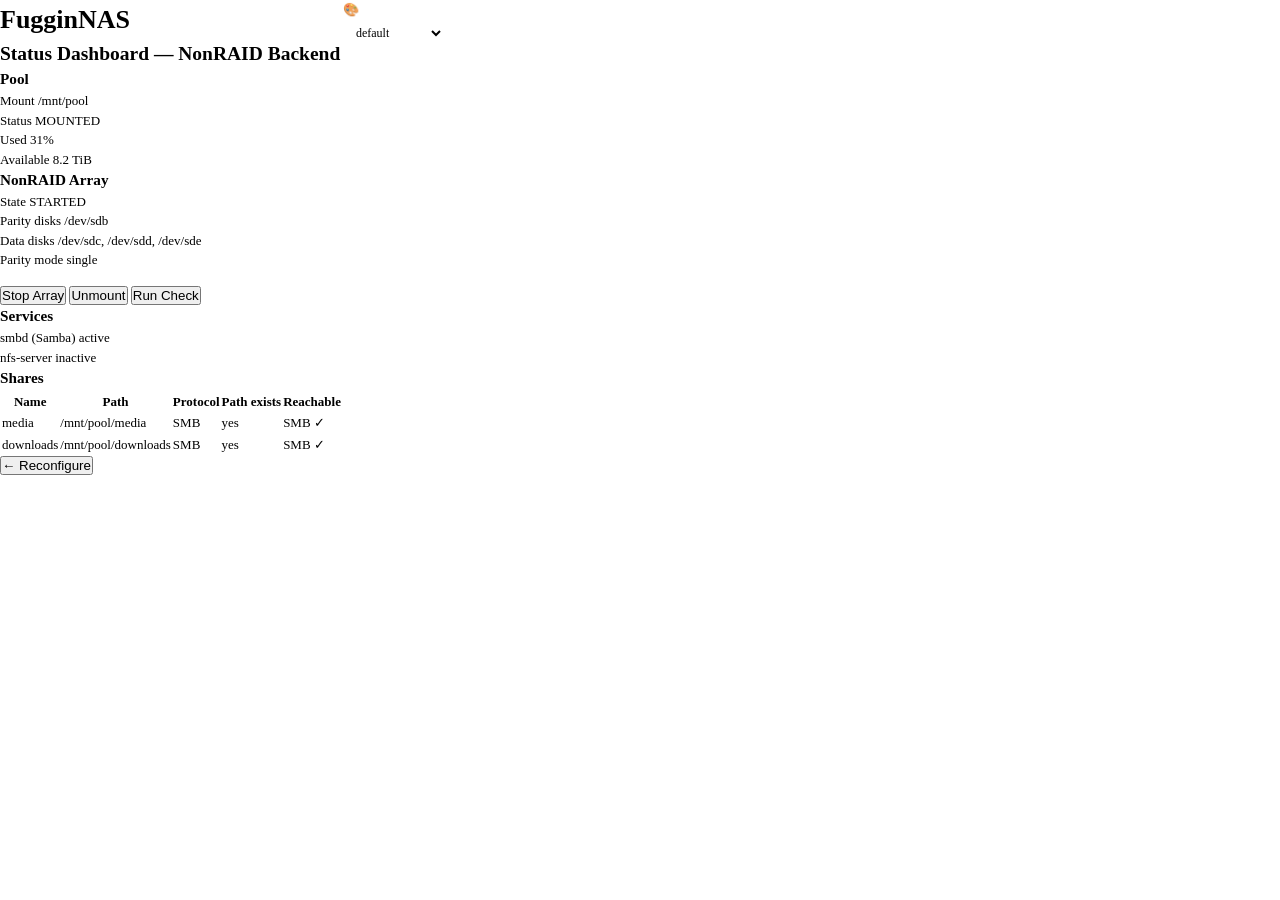
<file: assets/images/11-nonraid-dashboard.html>
<!DOCTYPE html>
<html lang="en">
<head>
<meta charset="UTF-8">
<title>FugginNAS — NonRAID Dashboard</title>
<link rel="stylesheet" href="_shared.css">
</head>
<body>
<div id="app">
  <h1>FugginNAS</h1>
  <h2>Status Dashboard — NonRAID Backend</h2>

  <div class="grid-2">

    <!-- Pool panel -->
    <div class="panel">
      <h3>Pool</h3>
      <div class="panel-row">
        <span class="panel-label">Mount</span>
        <span class="panel-value">/mnt/pool</span>
      </div>
      <div class="panel-row">
        <span class="panel-label">Status</span>
        <span class="panel-value"><span class="status-badge ok">MOUNTED</span></span>
      </div>
      <div class="panel-row">
        <span class="panel-label">Used</span>
        <span class="panel-value">31%</span>
      </div>
      <div class="panel-row">
        <span class="panel-label">Available</span>
        <span class="panel-value">8.2 TiB</span>
      </div>
    </div>

    <!-- NonRAID panel -->
    <div class="panel">
      <h3>NonRAID Array</h3>
      <div class="panel-row">
        <span class="panel-label">State</span>
        <span class="panel-value"><span class="status-badge ok">STARTED</span></span>
      </div>
      <div class="panel-row">
        <span class="panel-label">Parity disks</span>
        <span class="panel-value">/dev/sdb</span>
      </div>
      <div class="panel-row">
        <span class="panel-label">Data disks</span>
        <span class="panel-value">/dev/sdc, /dev/sdd, /dev/sde</span>
      </div>
      <div class="panel-row">
        <span class="panel-label">Parity mode</span>
        <span class="panel-value">single</span>
      </div>
      <div class="actions" style="margin-top:1rem;">
        <button class="secondary">Stop Array</button>
        <button class="secondary">Unmount</button>
        <button class="secondary">Run Check</button>
      </div>
    </div>

  </div>

  <!-- Services -->
  <div class="panel">
    <h3>Services</h3>
    <div class="panel-row">
      <span class="panel-label">smbd (Samba)</span>
      <span class="panel-value"><span class="status-badge ok">active</span></span>
    </div>
    <div class="panel-row">
      <span class="panel-label">nfs-server</span>
      <span class="panel-value"><span class="status-badge warn">inactive</span></span>
    </div>
  </div>

  <!-- Shares -->
  <div class="panel">
    <h3>Shares</h3>
    <table>
      <thead>
        <tr><th>Name</th><th>Path</th><th>Protocol</th><th>Path exists</th><th>Reachable</th></tr>
      </thead>
      <tbody>
        <tr>
          <td>media</td><td>/mnt/pool/media</td>
          <td><span class="tag active">SMB</span></td>
          <td><span class="status-badge ok">yes</span></td>
          <td><span class="status-badge ok">SMB ✓</span></td>
        </tr>
        <tr>
          <td>downloads</td><td>/mnt/pool/downloads</td>
          <td><span class="tag active">SMB</span></td>
          <td><span class="status-badge ok">yes</span></td>
          <td><span class="status-badge ok">SMB ✓</span></td>
        </tr>
      </tbody>
    </table>
  </div>

  <div class="actions">
    <button class="secondary">← Reconfigure</button>
  </div>
</div>
<div id="theme-picker">🎨 <select><option>default</option><option>nord</option><option>dracula</option><option>tron-blue</option><option>tron-red</option></select></div>
</body>
</html>
</file>
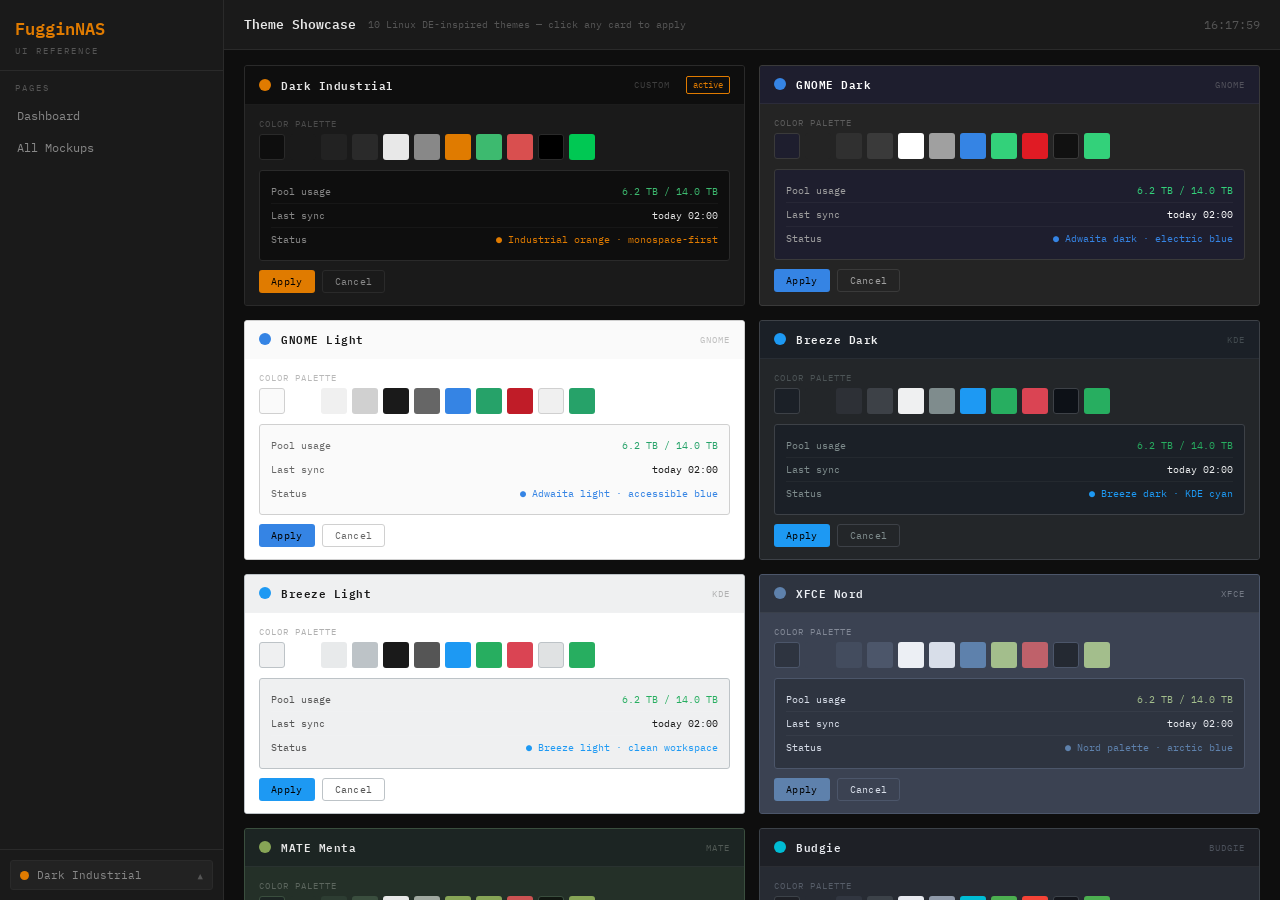
<file: assets/images/12-theme-showcase.html>
<!DOCTYPE html>
<html lang="en" data-theme="dark-industrial">
<head>
<meta charset="UTF-8"><meta name="viewport" content="width=device-width, initial-scale=1.0">
<title>FugginNAS — Theme Showcase</title>
<link href="https://fonts.googleapis.com/css2?family=IBM+Plex+Mono:wght@300;400;500;600&family=Cantarell:wght@400;700&family=Noto+Sans:wght@400;600&family=Ubuntu:wght@400;500&family=Raleway:wght@300;600;700&family=DM+Sans:wght@300;500;700&family=Fira+Code:wght@300;400;500&family=JetBrains+Mono:wght@300;400;600&family=Source+Code+Pro:wght@400;600&display=swap" rel="stylesheet">
<link rel="stylesheet" href="_shared.css">
<style>
.theme-grid{display:grid;grid-template-columns:repeat(auto-fill,minmax(340px,1fr));gap:14px;padding:0}
.tc{border-radius:var(--r);overflow:hidden;border:1px solid var(--bdr)}
.tc-head{padding:10px 14px;display:flex;align-items:center;gap:10px;border-bottom:1px solid rgba(255,255,255,.06)}
.tc-dot{width:12px;height:12px;border-radius:50%}
.tc-name{font-family:var(--fm);font-size:11px;font-weight:600;letter-spacing:.5px}
.tc-de{font-family:var(--fm);font-size:9px;margin-left:auto;opacity:.4;text-transform:uppercase;letter-spacing:1px}
.tc-body{padding:12px 14px}
.tc-swatches{display:flex;gap:5px;margin-bottom:10px}
.sw{width:26px;height:26px;border-radius:3px;flex-shrink:0}
.tc-sample{border-radius:3px;padding:9px 11px;font-family:var(--fm);font-size:10px;line-height:1.7}
.tc-label{font-size:9px;font-family:var(--fm);text-transform:uppercase;letter-spacing:1px;margin-bottom:4px;opacity:.45}
.tc-btns{display:flex;gap:7px;margin-top:9px}
.tc-btn{padding:4px 12px;border-radius:3px;font-family:var(--fm);font-size:10px;letter-spacing:.3px;border:none;cursor:pointer}
.tc-btn-sec{padding:4px 12px;border-radius:3px;font-family:var(--fm);font-size:10px;letter-spacing:.3px;cursor:pointer}
.tc-stat{display:flex;justify-content:space-between;align-items:center;padding:3px 0;border-bottom:1px solid rgba(255,255,255,.04);font-family:var(--fm);font-size:10px}
.tc-stat:last-child{border-bottom:none}
</style>
</head>
<body>

<nav class="sb">
  <div class="sb-logo"><div class="sb-name">FugginNAS</div><div class="sb-ver">UI reference</div></div>
  <div class="nav-sec">
    <div class="nav-lbl">Pages</div>
    <div class="nav-item" onclick="location.href='01-dashboard.html'"><span>Dashboard</span></div>
    <div class="nav-item" onclick="location.href='index.html'"><span>All Mockups</span></div>
  </div>
  <div class="sb-foot">
    <div class="tpick"><button class="tbtn" onclick="toggleDrop()"><div class="tswatch" id="tswatch"></div><span class="tlbl" id="tlbl">dark-industrial</span><span style="opacity:.5;font-size:9px">&#9650;</span></button><div class="tdrop" id="tdrop"></div></div>
  </div>
</nav>

<div class="main">
  <div class="topbar">
    <div class="tl">
      <div class="tb-title">Theme Showcase</div>
      <div class="tb-sub">10 Linux DE-inspired themes &mdash; click any card to apply</div>
    </div>
    <div class="tr"><div class="clock" id="clock">--:--:--</div></div>
  </div>

  <div class="content">
    <div class="theme-grid" id="themeGrid"></div>
  </div>
</div>

<script>
setInterval(()=>{document.getElementById('clock').textContent=new Date().toLocaleTimeString('en-US',{hour12:false})},1000);

const themes=[
  {id:'dark-industrial',label:'Dark Industrial',dot:'#e07b00',de:'Custom',
   bg:'#0e0e0e',sur:'#1a1a1a',ele:'#222',bdr:'#2a2a2a',tp:'#e8e8e8',ts:'#888',td:'#555',
   ac:'#e07b00',ok:'#3dba6f',err:'#d94f4f',tbg:'#000',tt:'#00c853',
   desc:'Industrial orange · monospace-first'},
  {id:'gnome-dark',label:'GNOME Dark',dot:'#3584e4',de:'GNOME',
   bg:'#1e1e2e',sur:'#242424',ele:'#303030',bdr:'#3a3a3a',tp:'#ffffff',ts:'#a0a0a0',td:'#666',
   ac:'#3584e4',ok:'#33d17a',err:'#e01b24',tbg:'#111',tt:'#33d17a',
   desc:'Adwaita dark · electric blue'},
  {id:'gnome-light',label:'GNOME Light',dot:'#3584e4',de:'GNOME',
   bg:'#fafafa',sur:'#ffffff',ele:'#f0f0f0',bdr:'#d0d0d0',tp:'#1a1a1a',ts:'#666',td:'#999',
   ac:'#3584e4',ok:'#26a269',err:'#c01c28',tbg:'#f0f0f0',tt:'#26a269',
   desc:'Adwaita light · accessible blue'},
  {id:'kde-dark',label:'Breeze Dark',dot:'#1d99f3',de:'KDE',
   bg:'#1b2027',sur:'#232629',ele:'#2d3036',bdr:'#3d4147',tp:'#eff0f1',ts:'#7f8c8d',td:'#555',
   ac:'#1d99f3',ok:'#27ae60',err:'#da4453',tbg:'#0d1117',tt:'#27ae60',
   desc:'Breeze dark · KDE cyan'},
  {id:'kde-light',label:'Breeze Light',dot:'#1d99f3',de:'KDE',
   bg:'#eff0f1',sur:'#ffffff',ele:'#e8eaeb',bdr:'#bdc3c7',tp:'#1a1a1a',ts:'#555',td:'#999',
   ac:'#1d99f3',ok:'#27ae60',err:'#da4453',tbg:'#e0e2e3',tt:'#27ae60',
   desc:'Breeze light · clean workspace'},
  {id:'xfce',label:'XFCE Nord',dot:'#5e81ac',de:'XFCE',
   bg:'#2e3440',sur:'#3b4252',ele:'#434c5e',bdr:'#4c566a',tp:'#eceff4',ts:'#d8dee9',td:'#81a1c1',
   ac:'#5e81ac',ok:'#a3be8c',err:'#bf616a',tbg:'#242932',tt:'#a3be8c',
   desc:'Nord palette · arctic blue'},
  {id:'mate',label:'MATE Menta',dot:'#87a556',de:'MATE',
   bg:'#1c2523',sur:'#243028',ele:'#2d3d32',bdr:'#3a4e3e',tp:'#e8e8e8',ts:'#a0a8a0',td:'#607060',
   ac:'#87a556',ok:'#87a556',err:'#cc5252',tbg:'#111711',tt:'#87a556',
   desc:'Menta green · forest tones'},
  {id:'budgie',label:'Budgie',dot:'#00bcd4',de:'Budgie',
   bg:'#1e2026',sur:'#272b33',ele:'#313640',bdr:'#3c4249',tp:'#e8eaf0',ts:'#909aaa',td:'#606878',
   ac:'#00bcd4',ok:'#4caf50',err:'#f44336',tbg:'#14161c',tt:'#4caf50',
   desc:'Solus Budgie · teal accent'},
  {id:'deepin',label:'Deepin',dot:'#0050ef',de:'Deepin',
   bg:'#1c2026',sur:'#242a32',ele:'#2e3540',bdr:'#394452',tp:'#f0f2f5',ts:'#8896a8',td:'#556070',
   ac:'#0050ef',ok:'#00c853',err:'#f44336',tbg:'#111620',tt:'#00c853',
   desc:'Deepin OS · cobalt blue'},
  {id:'sway',label:'Sway / i3',dot:'#00c853',de:'Sway',
   bg:'#000000',sur:'#0a0a0a',ele:'#111',bdr:'#222',tp:'#cccccc',ts:'#666',td:'#444',
   ac:'#00c853',ok:'#00c853',err:'#ff4444',tbg:'#000',tt:'#00c853',
   desc:'Minimal WM · terminal green'},
];

let cur=localStorage.getItem('fn-theme')||'dark-industrial';

function buildGrid(){
  const grid=document.getElementById('themeGrid');
  grid.innerHTML=themes.map(t=>`
    <div class="tc" style="background:${t.sur};border-color:${t.bdr};cursor:pointer" onclick="applyTheme('${t.id}')" title="Apply ${t.label}">
      <div class="tc-head" style="background:${t.bg}">
        <div class="tc-dot" style="background:${t.ac}"></div>
        <div class="tc-name" style="color:${t.tp};font-family:'IBM Plex Mono',monospace">${t.label}</div>
        <div class="tc-de" style="color:${t.ts}">${t.de}</div>
        ${t.id===cur?`<div style="font-family:'IBM Plex Mono',monospace;font-size:9px;color:${t.ac};border:1px solid ${t.ac};padding:1px 6px;border-radius:2px;margin-left:6px">active</div>`:''}
      </div>
      <div class="tc-body" style="background:${t.sur}">
        <div class="tc-label" style="color:${t.ts}">Color palette</div>
        <div class="tc-swatches">
          <div class="sw" style="background:${t.bg};border:1px solid ${t.bdr}" title="bg"></div>
          <div class="sw" style="background:${t.sur}" title="surface"></div>
          <div class="sw" style="background:${t.ele}" title="element"></div>
          <div class="sw" style="background:${t.bdr}" title="border"></div>
          <div class="sw" style="background:${t.tp}" title="text-primary"></div>
          <div class="sw" style="background:${t.ts}" title="text-secondary"></div>
          <div class="sw" style="background:${t.ac}" title="accent"></div>
          <div class="sw" style="background:${t.ok}" title="ok"></div>
          <div class="sw" style="background:${t.err}" title="error"></div>
          <div class="sw" style="background:${t.tbg};border:1px solid ${t.bdr}" title="terminal-bg"></div>
          <div class="sw" style="background:${t.tt}" title="terminal-text"></div>
        </div>
        <div class="tc-sample" style="background:${t.bg};border:1px solid ${t.bdr}">
          <div class="tc-stat">
            <span style="color:${t.ts}">Pool usage</span>
            <span style="color:${t.ok}">6.2 TB / 14.0 TB</span>
          </div>
          <div class="tc-stat">
            <span style="color:${t.ts}">Last sync</span>
            <span style="color:${t.tp}">today 02:00</span>
          </div>
          <div class="tc-stat">
            <span style="color:${t.ts}">Status</span>
            <span style="color:${t.ac}">● ${t.desc}</span>
          </div>
        </div>
        <div class="tc-btns">
          <button class="tc-btn" style="background:${t.ac};color:#000">Apply</button>
          <button class="tc-btn-sec" style="color:${t.ts};border:1px solid ${t.bdr};background:transparent">Cancel</button>
        </div>
      </div>
    </div>
  `).join('');
}

function buildDrop(){document.getElementById('tdrop').innerHTML=themes.map(t=>`<div class="topt ${t.id===cur?'sel':''}" onclick="applyTheme('${t.id}')"><div class="tdot" style="background:${t.dot}"></div><span>${t.label}</span><span style="margin-left:auto;font-size:9px;opacity:.4">${t.de}</span></div>`).join('');}
function applyTheme(id){cur=id;document.documentElement.setAttribute('data-theme',id);localStorage.setItem('fn-theme',id);const t=themes.find(x=>x.id===id);document.getElementById('tlbl').textContent=t.label;document.getElementById('tswatch').style.background=t.dot;buildDrop();closeDrop();buildGrid();}
function toggleDrop(){document.getElementById('tdrop').classList.toggle('open')}
function closeDrop(){document.getElementById('tdrop').classList.remove('open')}
document.addEventListener('click',e=>{if(!e.target.closest('.tpick'))closeDrop()});
buildDrop();applyTheme(cur);
</script>
</body>
</html>
</file>
<file: assets/images/_shared.css>
/* ── Google Fonts (load in each page) ────────────────────────────────────── */
/* @import via <link> in each HTML file */

/* ── Theme variables ─────────────────────────────────────────────────────── */
[data-theme="dark-industrial"]{--bg:#0e0e0e;--sur:#1a1a1a;--ele:#222;--bdr:#2a2a2a;--bdrb:#3a3a3a;--tp:#e8e8e8;--ts:#888;--td:#555;--ac:#e07b00;--ach:#f59000;--acg:rgba(224,123,0,.15);--act:#000;--err:#d94f4f;--ok:#3dba6f;--warn:#d4a017;--info:#4a9ef5;--tbg:#000;--tt:#00c853;--fu:'IBM Plex Mono',monospace;--fm:'IBM Plex Mono',monospace;--r:3px;--nw:224px}
[data-theme="gnome-dark"]{--bg:#1e1e2e;--sur:#2a2a3e;--ele:#313145;--bdr:#404060;--bdrb:#505075;--tp:#cdd6f4;--ts:#a6adc8;--td:#6c7086;--ac:#3584e4;--ach:#4a9ef5;--acg:rgba(53,132,228,.15);--act:#fff;--err:#f38ba8;--ok:#a6e3a1;--warn:#f9e2af;--info:#89dceb;--tbg:#11111b;--tt:#a6e3a1;--fu:'Cantarell',sans-serif;--fm:'Source Code Pro',monospace;--r:8px;--nw:224px}
[data-theme="gnome-light"]{--bg:#f0f0f0;--sur:#fff;--ele:#fafafa;--bdr:#d0d0d8;--bdrb:#b0b0bc;--tp:#2d2d2d;--ts:#5a5a6a;--td:#9090a0;--ac:#3584e4;--ach:#2070cc;--acg:rgba(53,132,228,.12);--act:#fff;--err:#c01c28;--ok:#26a269;--warn:#a35e00;--info:#1c71d8;--tbg:#1e1e2e;--tt:#a6e3a1;--fu:'Cantarell',sans-serif;--fm:'Source Code Pro',monospace;--r:8px;--nw:224px}
[data-theme="kde-dark"]{--bg:#1b2027;--sur:#232a33;--ele:#2c3440;--bdr:#3a4555;--bdrb:#4a5870;--tp:#eff0f1;--ts:#a4b0be;--td:#637080;--ac:#1d99f3;--ach:#3daeff;--acg:rgba(29,153,243,.15);--act:#fff;--err:#da4453;--ok:#27ae60;--warn:#f67400;--info:#3daee9;--tbg:#0d1117;--tt:#56d364;--fu:'Noto Sans',sans-serif;--fm:'Fira Code',monospace;--r:4px;--nw:224px}
[data-theme="kde-light"]{--bg:#eff0f1;--sur:#fff;--ele:#f8f9fa;--bdr:#d5d8dc;--bdrb:#b8bcc2;--tp:#232629;--ts:#5a6470;--td:#9aa0aa;--ac:#1d99f3;--ach:#0d88e0;--acg:rgba(29,153,243,.1);--act:#fff;--err:#da4453;--ok:#27ae60;--warn:#f67400;--info:#3daee9;--tbg:#232629;--tt:#56d364;--fu:'Noto Sans',sans-serif;--fm:'Fira Code',monospace;--r:4px;--nw:224px}
[data-theme="xfce"]{--bg:#2e3440;--sur:#3b4252;--ele:#434c5e;--bdr:#4c566a;--bdrb:#5e6f8a;--tp:#eceff4;--ts:#d8dee9;--td:#8090a8;--ac:#5e81ac;--ach:#81a1c1;--acg:rgba(94,129,172,.15);--act:#fff;--err:#bf616a;--ok:#a3be8c;--warn:#ebcb8b;--info:#88c0d0;--tbg:#1e2430;--tt:#a3be8c;--fu:'Noto Sans',sans-serif;--fm:'Fira Code',monospace;--r:4px;--nw:224px}
[data-theme="mate"]{--bg:#1a1a1a;--sur:#242424;--ele:#2e2e2e;--bdr:#3a3a3a;--bdrb:#4a4a4a;--tp:#e0e0e0;--ts:#a0a0a0;--td:#606060;--ac:#87a556;--ach:#9aba68;--acg:rgba(135,165,86,.15);--act:#fff;--err:#cc3333;--ok:#5a9e47;--warn:#cc8800;--info:#5588bb;--tbg:#0a0a0a;--tt:#87a556;--fu:'Ubuntu',sans-serif;--fm:'Fira Code',monospace;--r:4px;--nw:224px}
[data-theme="budgie"]{--bg:#1b2838;--sur:#243040;--ele:#2d3a4e;--bdr:#384858;--bdrb:#4a5e72;--tp:#e8edf2;--ts:#a0afc0;--td:#607080;--ac:#00bcd4;--ach:#26c6da;--acg:rgba(0,188,212,.15);--act:#000;--err:#ef5350;--ok:#66bb6a;--warn:#ffca28;--info:#42a5f5;--tbg:#0d1520;--tt:#66bb6a;--fu:'Raleway',sans-serif;--fm:'Fira Code',monospace;--r:6px;--nw:224px}
[data-theme="deepin"]{--bg:#1c1c1c;--sur:#252525;--ele:#2e2e2e;--bdr:#383838;--bdrb:#484848;--tp:#f0f0f0;--ts:#a8a8a8;--td:#606060;--ac:#0050ef;--ach:#1a64ff;--acg:rgba(0,80,239,.2);--act:#fff;--err:#ff4d4d;--ok:#52c41a;--warn:#faad14;--info:#1890ff;--tbg:#111;--tt:#52c41a;--fu:'DM Sans',sans-serif;--fm:'JetBrains Mono',monospace;--r:10px;--nw:224px}
[data-theme="sway"]{--bg:#000;--sur:#0a0a0a;--ele:#111;--bdr:#1a1a1a;--bdrb:#2a2a2a;--tp:#ccc;--ts:#888;--td:#444;--ac:#00c853;--ach:#00e676;--acg:rgba(0,200,83,.1);--act:#000;--err:#ff3333;--ok:#00c853;--warn:#ffcc00;--info:#09f;--tbg:#000;--tt:#00c853;--fu:'IBM Plex Mono',monospace;--fm:'IBM Plex Mono',monospace;--r:0px;--nw:200px}

/* ── Reset ───────────────────────────────────────────────────────────────── */
*,*::before,*::after{box-sizing:border-box;margin:0;padding:0}
body{background:var(--bg);color:var(--tp);font-family:var(--fu);font-size:13px;line-height:1.5;display:flex;height:100vh;overflow:hidden;transition:background .2s,color .2s}

/* ── Sidebar ─────────────────────────────────────────────────────────────── */
.sb{width:var(--nw);background:var(--sur);border-right:1px solid var(--bdr);display:flex;flex-direction:column;height:100vh;flex-shrink:0;transition:background .2s}
.sb-logo{padding:16px 15px 13px;border-bottom:1px solid var(--bdr)}
.sb-name{font-family:var(--fm);font-size:17px;font-weight:600;color:var(--ac)}
.sb-ver{font-family:var(--fm);font-size:9px;color:var(--td);letter-spacing:2px;text-transform:uppercase;margin-top:2px}
.nav-sec{padding:10px 0 2px}
.nav-lbl{font-size:9px;color:var(--td);letter-spacing:2px;text-transform:uppercase;padding:0 15px 5px;font-family:var(--fm)}
.nav-item{display:flex;align-items:center;gap:9px;padding:7px 15px;cursor:pointer;color:var(--ts);font-size:12px;border-left:2px solid transparent;transition:all .14s;user-select:none;font-family:var(--fu)}
.nav-item:hover{color:var(--tp);background:var(--ele)}
.nav-item.active{color:var(--ac);border-left-color:var(--ac);background:var(--acg)}
.ni{width:13px;height:13px;opacity:.65;flex-shrink:0}
.nav-item.active .ni{opacity:1}
.nbadge{margin-left:auto;font-size:9px;font-family:var(--fm);padding:1px 5px;border-radius:10px;font-weight:600}
.nbadge.g{background:var(--ok);color:#fff}
.nbadge.a{background:var(--ac);color:var(--act)}
.nbadge.w{background:var(--warn);color:#000}
.nbadge.n{background:var(--bdrb);color:var(--td)}
.sb-foot{margin-top:auto;padding:10px;border-top:1px solid var(--bdr)}

/* ── Theme Picker ────────────────────────────────────────────────────────── */
.tpick{position:relative}
.tbtn{width:100%;display:flex;align-items:center;gap:8px;padding:7px 9px;background:var(--ele);border:1px solid var(--bdr);border-radius:var(--r);color:var(--ts);font-family:var(--fm);font-size:11px;cursor:pointer;transition:all .14s}
.tbtn:hover{color:var(--tp);border-color:var(--bdrb)}
.tswatch{width:9px;height:9px;border-radius:50%;flex-shrink:0}
.tlbl{flex:1;text-align:left}
.tdrop{position:absolute;bottom:calc(100% + 6px);left:0;right:0;background:var(--ele);border:1px solid var(--bdrb);border-radius:var(--r);display:none;z-index:200;max-height:260px;overflow-y:auto}
.tdrop.open{display:block}
.topt{display:flex;align-items:center;gap:8px;padding:6px 9px;cursor:pointer;font-family:var(--fm);font-size:11px;color:var(--ts);transition:background .1s}
.topt:hover{background:var(--sur);color:var(--tp)}
.topt.sel{color:var(--ac)}
.tdot{width:8px;height:8px;border-radius:50%;flex-shrink:0}

/* ── Topbar ──────────────────────────────────────────────────────────────── */
.main{flex:1;display:flex;flex-direction:column;height:100vh;overflow:hidden}
.topbar{display:flex;align-items:center;justify-content:space-between;padding:0 20px;height:50px;background:var(--sur);border-bottom:1px solid var(--bdr);flex-shrink:0}
.tl{display:flex;align-items:center;gap:12px}
.tb-title{font-family:var(--fm);font-size:13px;font-weight:600;color:var(--tp)}
.tb-sub{font-family:var(--fm);font-size:10px;color:var(--td)}
.tr{display:flex;align-items:center;gap:11px}
.clock{font-family:var(--fm);font-size:12px;color:var(--td)}
.pill{display:flex;align-items:center;gap:5px;padding:3px 9px;border-radius:20px;font-family:var(--fm);font-size:10px;font-weight:500;letter-spacing:.4px;text-transform:uppercase}
.pill.g{background:rgba(61,186,111,.12);color:var(--ok)}
.pill.w{background:rgba(212,160,23,.12);color:var(--warn)}
.pill.e{background:rgba(217,79,79,.12);color:var(--err)}
.pill.i{background:rgba(74,158,245,.12);color:var(--info)}
.pulse{width:6px;height:6px;border-radius:50%;background:currentColor;animation:pulse 2s infinite}
@keyframes pulse{0%,100%{opacity:1;transform:scale(1)}50%{opacity:.4;transform:scale(.8)}}

/* ── Backend toggle ──────────────────────────────────────────────────────── */
.btog{display:flex;background:var(--bg);border:1px solid var(--bdrb);border-radius:var(--r);overflow:hidden}
.bbtn{padding:4px 12px;font-family:var(--fm);font-size:10px;cursor:pointer;background:transparent;border:none;color:var(--ts);transition:all .14s;letter-spacing:.4px}
.bbtn.on{background:var(--ac);color:var(--act);font-weight:600}
.bbtn:hover:not(.on){color:var(--tp);background:var(--ele)}

/* ── Content area ────────────────────────────────────────────────────────── */
.content{flex:1;overflow-y:auto;padding:15px 20px;display:flex;flex-direction:column;gap:12px}
.content::-webkit-scrollbar{width:4px}
.content::-webkit-scrollbar-thumb{background:var(--bdrb);border-radius:2px}
@keyframes fadeUp{from{opacity:0;transform:translateY(7px)}to{opacity:1;transform:translateY(0)}}

/* ── Stat cards ──────────────────────────────────────────────────────────── */
.stats{display:grid;grid-template-columns:repeat(5,1fr);gap:10px}
.stats.s4{grid-template-columns:repeat(4,1fr)}
.sc{background:var(--sur);border:1px solid var(--bdr);border-radius:var(--r);padding:11px 12px;display:flex;flex-direction:column;gap:5px;animation:fadeUp .38s ease both}
.sc:nth-child(1){animation-delay:.04s}.sc:nth-child(2){animation-delay:.08s}.sc:nth-child(3){animation-delay:.12s}.sc:nth-child(4){animation-delay:.16s}.sc:nth-child(5){animation-delay:.20s}
.sl{font-family:var(--fm);font-size:9px;color:var(--td);text-transform:uppercase;letter-spacing:1.5px}
.sv{font-family:var(--fm);font-size:21px;font-weight:600;color:var(--ac);line-height:1}
.sv.ok{color:var(--ok)}.sv.warn{color:var(--warn)}.sv.err{color:var(--err)}
.ss{font-family:var(--fm);font-size:10px;color:var(--ts)}

/* ── Grid layouts ────────────────────────────────────────────────────────── */
.g2{display:grid;grid-template-columns:1.55fr 1fr;gap:12px}
.g22{display:grid;grid-template-columns:1fr 1fr;gap:12px}
.g3{display:grid;grid-template-columns:1fr 1fr 1fr;gap:12px}

/* ── Panel ───────────────────────────────────────────────────────────────── */
.panel{background:var(--sur);border:1px solid var(--bdr);border-radius:var(--r);overflow:hidden;animation:fadeUp .38s ease .25s both}
.ph{display:flex;align-items:center;justify-content:space-between;padding:8px 13px;border-bottom:1px solid var(--bdr);background:var(--ele)}
.pt{font-family:var(--fm);font-size:10px;font-weight:600;color:var(--ts);text-transform:uppercase;letter-spacing:2px}
.pa{display:flex;gap:5px;align-items:center}
.btn{padding:3px 9px;border-radius:var(--r);font-family:var(--fm);font-size:10px;cursor:pointer;border:1px solid var(--bdrb);background:var(--ele);color:var(--ts);transition:all .14s}
.btn:hover{color:var(--tp);border-color:var(--ac)}
.btn.ac{background:var(--ac);color:var(--act);border-color:var(--ac)}
.btn.ac:hover{background:var(--ach);border-color:var(--ach)}
.btn.sm{padding:2px 7px;font-size:9px}
.btn:disabled,.btn.dis{opacity:.4;cursor:not-allowed}
.btn:disabled:hover,.btn.dis:hover{color:var(--ts);border-color:var(--bdrb)}

/* ── Disk list ───────────────────────────────────────────────────────────── */
.dl{padding:9px 13px;display:flex;flex-direction:column;gap:8px}
.di{display:flex;flex-direction:column;gap:3px}
.dm{display:flex;justify-content:space-between;align-items:baseline}
.dn{font-family:var(--fm);font-size:11px;color:var(--tp)}
.dtag{font-size:9px;font-family:var(--fm);padding:1px 5px;border-radius:2px;text-transform:uppercase;letter-spacing:1px;margin-left:5px}
.dtag.cache{background:rgba(74,158,245,.14);color:var(--info)}
.dtag.data{background:var(--acg);color:var(--ac)}
.dtag.parity{background:rgba(212,160,23,.14);color:var(--warn)}
.dtag.nmd{background:rgba(61,186,111,.12);color:var(--ok)}
.dz{font-family:var(--fm);font-size:10px;color:var(--ts)}
.bt{height:4px;background:var(--bg);border-radius:2px;overflow:hidden;border:1px solid var(--bdr)}
.bf{height:100%;border-radius:2px;transition:width .55s cubic-bezier(.4,0,.2,1)}
.bf.low{background:var(--ok)}.bf.mid{background:var(--ac)}.bf.par{background:var(--warn);opacity:.35}

/* ── Key-value rows ──────────────────────────────────────────────────────── */
.pb{padding:10px 13px;display:flex;flex-direction:column}
.sr{display:flex;justify-content:space-between;align-items:center;padding:5px 0;border-bottom:1px solid var(--bdr)}
.sr:last-child{border-bottom:none}
.sk{font-family:var(--fm);font-size:10px;color:var(--td);text-transform:uppercase;letter-spacing:1px}
.sv2{font-family:var(--fm);font-size:11px;color:var(--tp)}
.sv2.ok{color:var(--ok)}.sv2.warn{color:var(--warn)}.sv2.err{color:var(--err)}

/* ── Terminal ────────────────────────────────────────────────────────────── */
.term{background:var(--tbg);border-top:1px solid var(--bdr);font-family:var(--fm);font-size:11px;padding:10px 13px;color:var(--tt);line-height:1.7;max-height:148px;overflow-y:auto}
.term.tall{max-height:240px}
.term::-webkit-scrollbar{width:3px}
.term::-webkit-scrollbar-thumb{background:#333}
.tline{display:flex;gap:8px}
.tts{color:#444;flex-shrink:0}
.tok{color:var(--ok)}.twrn{color:var(--warn)}.terr{color:var(--err)}
.tcur{display:inline-block;width:7px;height:12px;background:var(--tt);animation:blink 1s step-end infinite;vertical-align:text-bottom}
@keyframes blink{0%,100%{opacity:1}50%{opacity:0}}

/* ── Tables ──────────────────────────────────────────────────────────────── */
.tbl{width:100%;border-collapse:collapse}
.tbl th{font-family:var(--fm);font-size:9px;color:var(--td);text-transform:uppercase;letter-spacing:1.5px;padding:6px 13px;text-align:left;border-bottom:1px solid var(--bdr);background:var(--ele);font-weight:400}
.tbl td{font-family:var(--fm);font-size:11px;color:var(--tp);padding:6px 13px;border-bottom:1px solid var(--bdr)}
.tbl tr:last-child td{border-bottom:none}
.tbl tr:hover td{background:var(--ele)}

/* ── Status dots/badges ──────────────────────────────────────────────────── */
.slot-ok{display:inline-flex;align-items:center;gap:4px;color:var(--ok);font-size:10px}
.slot-warn{display:inline-flex;align-items:center;gap:4px;color:var(--warn);font-size:10px}
.sdot{width:5px;height:5px;border-radius:50%;background:currentColor;flex-shrink:0}
.sdot.pulse{animation:pulse 2s infinite}
.inlinebadge{display:inline-flex;align-items:center;gap:5px;padding:3px 9px;border-radius:var(--r);font-family:var(--fm);font-size:10px;font-weight:600;letter-spacing:1px;text-transform:uppercase}
.inlinebadge.ok{background:rgba(61,186,111,.15);color:var(--ok);border:1px solid rgba(61,186,111,.28)}
.inlinebadge.warn{background:rgba(212,160,23,.15);color:var(--warn);border:1px solid rgba(212,160,23,.28)}
.inlinebadge.err{background:rgba(217,79,79,.15);color:var(--err);border:1px solid rgba(217,79,79,.28)}

/* ── Progress bar ────────────────────────────────────────────────────────── */
.ptrack{height:4px;background:var(--bg);border-radius:2px;overflow:hidden;border:1px solid var(--bdr)}
.pfill{height:100%;background:var(--info);border-radius:2px}
.pfill.anim{animation:sh 2s ease infinite}
@keyframes sh{0%,100%{opacity:1}50%{opacity:.6}}

/* ── Shares ──────────────────────────────────────────────────────────────── */
.shl{padding:9px 13px;display:flex;flex-direction:column;gap:7px}
.shi{display:flex;align-items:center;gap:9px;padding:7px 9px;background:var(--ele);border:1px solid var(--bdr);border-radius:var(--r)}
.shp{font-family:var(--fm);font-size:9px;font-weight:600;padding:2px 5px;border-radius:2px;text-transform:uppercase;letter-spacing:1px;width:32px;text-align:center}
.shp.smb{background:rgba(74,158,245,.14);color:var(--info)}
.shp.nfs{background:var(--acg);color:var(--ac)}
.shn{font-family:var(--fm);font-size:11px;color:var(--tp)}
.shpa{font-family:var(--fm);font-size:10px;color:var(--td);flex:1}
.shc{font-family:var(--fm);font-size:10px}

/* ── Docker ──────────────────────────────────────────────────────────────── */
.crun{display:inline-flex;align-items:center;gap:4px;font-size:10px;color:var(--ok)}
.cstp{display:inline-flex;align-items:center;gap:4px;font-size:10px;color:var(--td)}
.cdot{width:5px;height:5px;border-radius:50%;flex-shrink:0}
.cdot.r{background:var(--ok);animation:pulse 2s infinite}
.cdot.s{background:var(--td)}
.cacts{display:flex;gap:3px}
.cab{padding:2px 6px;border-radius:var(--r);font-family:var(--fm);font-size:9px;cursor:pointer;border:1px solid var(--bdrb);background:transparent;color:var(--ts);transition:all .12s}
.cab:hover{color:var(--ac);border-color:var(--ac)}

/* ── Toggle switch ───────────────────────────────────────────────────────── */
.turbo{display:flex;align-items:center;gap:6px;font-family:var(--fm);font-size:10px;color:var(--ts)}
.twrap{position:relative;width:28px;height:15px;cursor:pointer;flex-shrink:0}
.twrap input{opacity:0;position:absolute;width:0;height:0}
.ttrack{position:absolute;inset:0;background:var(--bdrb);border-radius:8px;transition:.18s;pointer-events:none}
.tthumb{position:absolute;top:2px;left:2px;width:11px;height:11px;background:#fff;border-radius:50%;transition:.18s;pointer-events:none}
.twrap input:checked~.ttrack{background:var(--ac)}
.twrap input:checked~.tthumb{left:15px}

/* ── Wizard form ─────────────────────────────────────────────────────────── */
.wz-body{padding:16px 20px;display:flex;flex-direction:column;gap:14px}
.wz-row{display:grid;gap:12px}
.wz-row.col2{grid-template-columns:1fr 1fr}
.wz-row.col3{grid-template-columns:1fr 1fr 1fr}
.fld{display:flex;flex-direction:column;gap:5px}
.flbl{font-family:var(--fm);font-size:10px;color:var(--td);text-transform:uppercase;letter-spacing:1px}
.fhint{font-family:var(--fm);font-size:10px;color:var(--td);margin-top:2px}
input[type=text],input[type=number],input[type=time],select,textarea{background:var(--ele);color:var(--tp);border:1px solid var(--bdrb);padding:5px 9px;font-family:var(--fm);font-size:12px;border-radius:var(--r);outline:none;width:100%;transition:border .14s}
input[type=text]:focus,input[type=number]:focus,input[type=time]:focus,select:focus,textarea:focus{border-color:var(--ac)}
textarea{resize:vertical;min-height:80px}
.fopt{display:flex;flex-direction:column;gap:8px;margin-top:4px}
.foptitem{display:flex;align-items:flex-start;gap:10px;padding:10px 12px;border:1px solid var(--bdr);border-radius:var(--r);cursor:pointer;background:var(--ele);transition:border .14s}
.foptitem:hover{border-color:var(--bdrb)}
.foptitem.sel{border-color:var(--ac);background:var(--acg)}
.foptitem input{margin-top:2px;accent-color:var(--ac)}
.foptname{font-family:var(--fm);font-size:12px;color:var(--tp);margin-bottom:2px}
.foptsub{font-family:var(--fm);font-size:10px;color:var(--ts)}
.wz-actions{display:flex;gap:8px;padding:12px 20px 0;border-top:1px solid var(--bdr);margin-top:4px}

/* ── Wizard step indicator ───────────────────────────────────────────────── */
.step-item{display:flex;align-items:center;gap:8px;padding:6px 15px;font-family:var(--fm);font-size:11px;color:var(--td)}
.step-item.done{color:var(--ok)}
.step-item.active{color:var(--ac)}
.step-num{width:18px;height:18px;border-radius:50%;display:flex;align-items:center;justify-content:center;font-size:9px;flex-shrink:0;border:1px solid currentColor;font-family:var(--fm)}
.step-item.done .step-num{background:var(--ok);border-color:var(--ok);color:#fff}
.step-item.active .step-num{background:var(--ac);border-color:var(--ac);color:var(--act)}

/* ── Wizard notice ───────────────────────────────────────────────────────── */
.notice{padding:9px 12px;border-radius:var(--r);border-left:3px solid var(--ac);background:var(--acg);font-family:var(--fm);font-size:11px;color:var(--ts)}
.notice.warn{border-color:var(--warn);background:rgba(212,160,23,.1);color:var(--warn)}
.notice.err{border-color:var(--err);background:rgba(217,79,79,.1);color:var(--err)}

/* ── Prep block ──────────────────────────────────────────────────────────── */
.prep-block{background:var(--ele);border:1px solid var(--bdr);border-radius:var(--r);padding:10px 13px;margin-bottom:8px}
.prep-label{font-family:var(--fm);font-size:9px;color:var(--td);text-transform:uppercase;letter-spacing:1.5px;margin-bottom:6px}
.prep-block pre{font-family:var(--fm);font-size:11px;color:var(--ok);white-space:pre-wrap;line-height:1.8}

/* ── Shared theme script helper (attach once per page) ───────────────────── */
/* see _theme.js inline block in each HTML */
</file>
